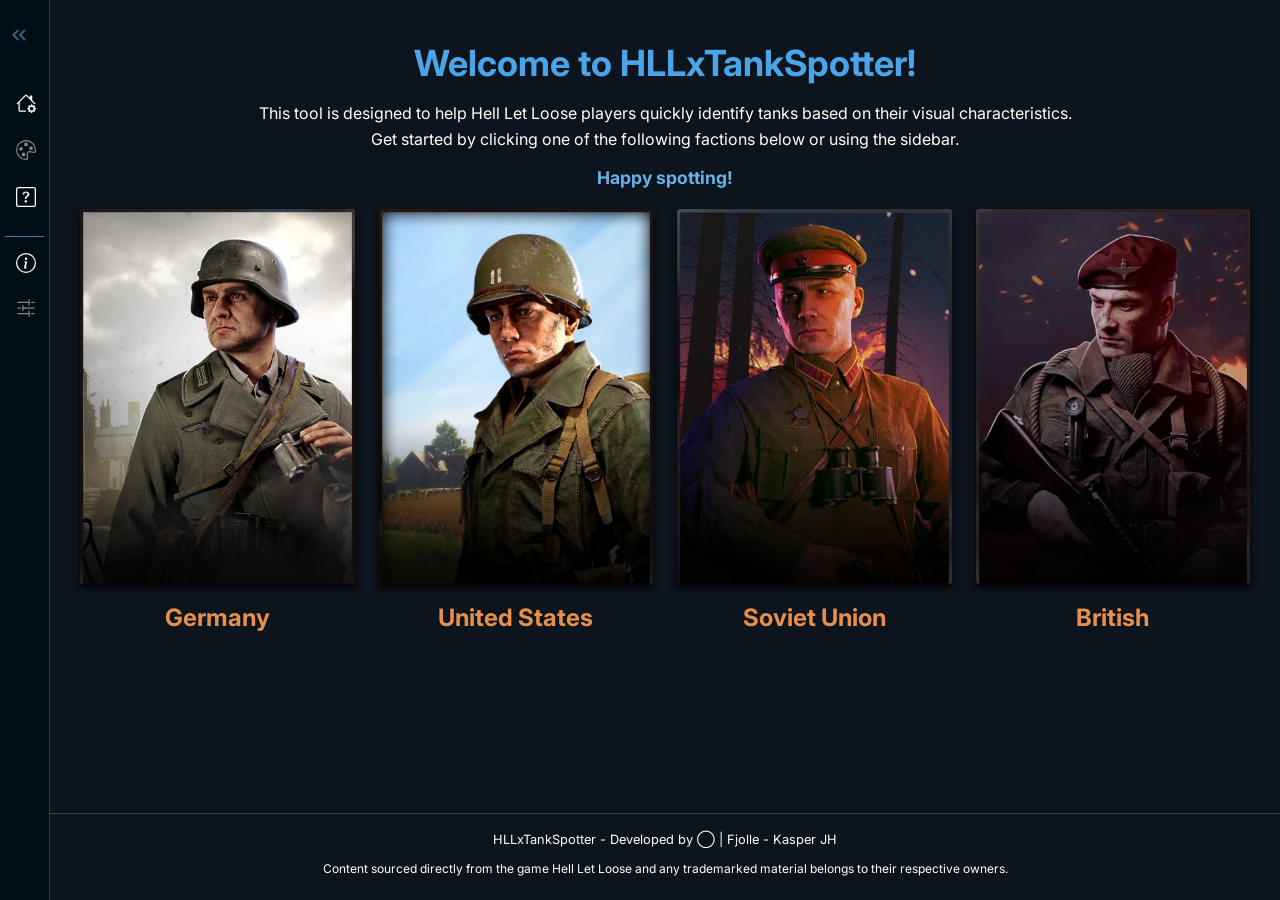
<file: index.html>
<!DOCTYPE html>
<html lang="en">
<head>
  <meta charset="UTF-8" />
  <meta name="Hell Let Loose" content="Hell Let Loose - Visual Tank Guide">
  <meta name="Tank Recognition Tool" content="Free HLL Tool used for spotting tanks in game">
  <meta name="author" content="Kasper JH">
  <link rel="icon" type="image/png" href="images/favicon.png"/>
  <title>HLLxTankSpotter</title>
  <link rel="stylesheet" href="css/base.css">
  <link rel="stylesheet" href="css/style.css">
  <link rel="stylesheet" href="css/sidebar.css">
  <link rel="stylesheet" href="css/media.css">
  <link rel="stylesheet" href="css/help.css">
  <link rel="stylesheet" href="css/footer.css">
  <link rel="stylesheet" href="css/customization.css">
  <meta name="viewport" content="width=device-width, initial-scale=1.0">
  <!-- Google tag (gtag.js) -->
<script async src="https://www.googletagmanager.com/gtag/js?id=G-LQL52J1XCH"></script>
<script>
  window.dataLayer = window.dataLayer || [];
  function gtag(){dataLayer.push(arguments);}
  gtag('js', new Date());

  gtag('config', 'G-LQL52J1XCH');
</script>
</head>
<body>
  <nav id="sidebar" class="close">
    <ul>
      <li>
        <span class="logo" class="logo-refresh" onclick="refreshPage()">HLLxTankSpotter</span>
        <button onclick=toggleSidebar() id="toggle-btn">
          <svg xmlns="http://www.w3.org/2000/svg" height="24px" viewBox="0 -960 960 960" width="24px" class="arrow"><path d="m313-480 155 156q11 11 11.5 27.5T468-268q-11 11-28 11t-28-11L228-452q-6-6-8.5-13t-2.5-15q0-8 2.5-15t8.5-13l184-184q11-11 27.5-11.5T468-692q11 11 11 28t-11 28L313-480Zm264 0 155 156q11 11 11.5 27.5T732-268q-11 11-28 11t-28-11L492-452q-6-6-8.5-13t-2.5-15q0-8 2.5-15t8.5-13l184-184q11-11 27.5-11.5T732-692q11 11 11 28t-11 28L577-480Z"/></svg>
        </button>
      </li>
     <li>
        <button onclick=toggleSubMenu(this) class="dropdown-btn">
          <svg xmlns="http://www.w3.org/2000/svg" width="20" height="20" fill="#e8eaed" class="bi bi-house-gear" viewBox="0 0 16 16">
  <path d="M7.293 1.5a1 1 0 0 1 1.414 0L11 3.793V2.5a.5.5 0 0 1 .5-.5h1a.5.5 0 0 1 .5.5v3.293l2.354 2.353a.5.5 0 0 1-.708.708L8 2.207l-5 5V13.5a.5.5 0 0 0 .5.5h4a.5.5 0 0 1 0 1h-4A1.5 1.5 0 0 1 2 13.5V8.207l-.646.647a.5.5 0 1 1-.708-.708z"/>
  <path d="M11.886 9.46c.18-.613 1.048-.613 1.229 0l.043.148a.64.64 0 0 0 .921.382l.136-.074c.561-.306 1.175.308.87.869l-.075.136a.64.64 0 0 0 .382.92l.149.045c.612.18.612 1.048 0 1.229l-.15.043a.64.64 0 0 0-.38.921l.074.136c.305.561-.309 1.175-.87.87l-.136-.075a.64.64 0 0 0-.92.382l-.045.149c-.18.612-1.048.612-1.229 0l-.043-.15a.64.64 0 0 0-.921-.38l-.136.074c-.561.305-1.175-.309-.87-.87l.075-.136a.64.64 0 0 0-.382-.92l-.148-.044c-.613-.181-.613-1.049 0-1.23l.148-.043a.64.64 0 0 0 .382-.921l-.074-.136c-.306-.561.308-1.175.869-.87l.136.075a.64.64 0 0 0 .92-.382zM14 12.5a1.5 1.5 0 1 0-3 0 1.5 1.5 0 0 0 3 0"/>
</svg>
          <span>Faction</span>
          <svg xmlns="http://www.w3.org/2000/svg" height="24px" viewBox="0 -960 960 960" width="24px" class="arrow"><path d="M480-361q-8 0-15-2.5t-13-8.5L268-556q-11-11-11-28t11-28q11-11 28-11t28 11l156 156 156-156q11-11 28-11t28 11q11 11 11 28t-11 28L508-372q-6 6-13 8.5t-15 2.5Z"/></svg>
        </button>
        <ul class="sub-menu">
      <div class="faction-select-group">
        <li><a href="#" onclick="event.preventDefault(); updateVariations(1)">Germany</a></li>
        <li><a href="#" onclick="event.preventDefault(); updateVariations(2)">United States</a></li>
        <li><a href="#" onclick="event.preventDefault(); updateVariations(3)">Soviet Union</a></li>
        <li><a href="#" onclick="event.preventDefault(); updateVariations(4)">British</a></li>
      </div>
        </ul>
      </li>
      <li>
        <button onclick=toggleSubMenu(this) class="dropdown-btn" id="variation">
           <svg xmlns="http://www.w3.org/2000/svg" width="20" height="20" fill="#e8eaed" class="bi bi-house-gear" viewBox="0 0 16 16">
  <path d="M8 5a1.5 1.5 0 1 0 0-3 1.5 1.5 0 0 0 0 3m4 3a1.5 1.5 0 1 0 0-3 1.5 1.5 0 0 0 0 3M5.5 7a1.5 1.5 0 1 1-3 0 1.5 1.5 0 0 1 3 0m.5 6a1.5 1.5 0 1 0 0-3 1.5 1.5 0 0 0 0 3"/>
  <path d="M16 8c0 3.15-1.866 2.585-3.567 2.07C11.42 9.763 10.465 9.473 10 10c-.603.683-.475 1.819-.351 2.92C9.826 14.495 9.996 16 8 16a8 8 0 1 1 8-8m-8 7c.611 0 .654-.171.655-.176.078-.146.124-.464.07-1.119-.014-.168-.037-.37-.061-.591-.052-.464-.112-1.005-.118-1.462-.01-.707.083-1.61.704-2.314.369-.417.845-.578 1.272-.618.404-.038.812.026 1.16.104.343.077.702.186 1.025.284l.028.008c.346.105.658.199.953.266.653.148.904.083.991.024C14.717 9.38 15 9.161 15 8a7 7 0 1 0-7 7"/>
</svg>
          <span>Variation</span>
          <svg xmlns="http://www.w3.org/2000/svg" height="24px" viewBox="0 -960 960 960" width="24px" class="arrow"><path d="M480-361q-8 0-15-2.5t-13-8.5L268-556q-11-11-11-28t11-28q11-11 28-11t28 11l156 156 156-156q11-11 28-11t28 11q11 11 11 28t-11 28L508-372q-6 6-13 8.5t-15 2.5Z"/></svg>
        </button>
        <ul class="sub-menu">
          <div class="variation-row">
        <div class="variation-select-group">
          <div id="variation-buttons"></div>
        </div>
        </ul>
      </li>
      <li>
        <button onclick=toggleSubMenu(this) class="dropdown-btn">
           <svg xmlns="http://www.w3.org/2000/svg" width="20" height="20" fill="#e8eaed" class="bi bi-house-gear" viewBox="0 0 16 16"><path d="M14 1a1 1 0 0 1 1 1v12a1 1 0 0 1-1 1H2a1 1 0 0 1-1-1V2a1 1 0 0 1 1-1zM2 0a2 2 0 0 0-2 2v12a2 2 0 0 0 2 2h12a2 2 0 0 0 2-2V2a2 2 0 0 0-2-2z"/>
  <path d="M5.255 5.786a.237.237 0 0 0 .241.247h.825c.138 0 .248-.113.266-.25.09-.656.54-1.134 1.342-1.134.686 0 1.314.343 1.314 1.168 0 .635-.374.927-.965 1.371-.673.489-1.206 1.06-1.168 1.987l.003.217a.25.25 0 0 0 .25.246h.811a.25.25 0 0 0 .25-.25v-.105c0-.718.273-.927 1.01-1.486.609-.463 1.244-.977 1.244-2.056 0-1.511-1.276-2.241-2.673-2.241-1.267 0-2.655.59-2.75 2.286m1.557 5.763c0 .533.425.927 1.01.927.609 0 1.028-.394 1.028-.927 0-.552-.42-.94-1.029-.94-.584 0-1.009.388-1.009.94"/>
</svg>
          <span>Map Selector</span>
          <svg xmlns="http://www.w3.org/2000/svg" height="24px" viewBox="0 -960 960 960" width="24px" class="arrow"><path d="M480-361q-8 0-15-2.5t-13-8.5L268-556q-11-11-11-28t11-28q11-11 28-11t28 11l156 156 156-156q11-11 28-11t28 11q11 11 11 28t-11 28L508-372q-6 6-13 8.5t-15 2.5Z"/></svg>
        </button>
        <ul class="sub-menu">
         <div class="section map-selector">
        <select id="map-select">
          <option value="">— Choose a map —</option>
          <option>Carentan</option>
          <option>Driel</option>
          <option>El Alamein</option>
          <option>Elsenborn Ridge</option>
          <option>Foy</option>
          <option>Hill 400</option>
          <option>Hürtgen Forest</option>
          <option>Kharkov</option>
          <option>Kursk</option>
          <option>Mortain</option>
          <option>Omaha Beach</option>
          <option>Purple Heart Lane</option>
          <option>Remagen</option>
          <option>Sainte-Marie-du-Mont</option>
          <option>Sainte-Mère-Église</option>
          <option>Stalingrad</option>
          <option>Smolensk</option>
          <option>Tobruk</option>
          <option>Utah Beach</option>
        </select>
        <div id="map-result" class="map-result">
        </div>
      </div>
        </ul>
      </li>
      <li>
        <hr class="line-sidebar">
  <button id="openHelp" class="dropdown-btn">
 <svg xmlns="http://www.w3.org/2000/svg" width="20" height="20" fill="#e8eaed" class="bi bi-house-gear" viewBox="0 0 16 16">
  <path d="M8 15A7 7 0 1 1 8 1a7 7 0 0 1 0 14m0 1A8 8 0 1 0 8 0a8 8 0 0 0 0 16"/>
  <path d="m8.93 6.588-2.29.287-.082.38.45.083c.294.07.352.176.288.469l-.738 3.468c-.194.897.105 1.319.808 1.319.545 0 1.178-.252 1.465-.598l.088-.416c-.2.176-.492.246-.686.246-.275 0-.375-.193-.304-.533zM9 4.5a1 1 0 1 1-2 0 1 1 0 0 1 2 0"/>
</svg>
    <span>Need Help?</span>
      </button> 
      </li>
      <li>
  <button onclick=toggleSubMenu(this) class="dropdown-btn" id="customization">
 <svg xmlns="http://www.w3.org/2000/svg" width="20" height="20" fill="currentColor" class="bi bi-sliders2" viewBox="0 0 16 16">
  <path fill-rule="evenodd" d="M10.5 1a.5.5 0 0 1 .5.5v4a.5.5 0 0 1-1 0V4H1.5a.5.5 0 0 1 0-1H10V1.5a.5.5 0 0 1 .5-.5M12 3.5a.5.5 0 0 1 .5-.5h2a.5.5 0 0 1 0 1h-2a.5.5 0 0 1-.5-.5m-6.5 2A.5.5 0 0 1 6 6v1.5h8.5a.5.5 0 0 1 0 1H6V10a.5.5 0 0 1-1 0V6a.5.5 0 0 1 .5-.5M1 8a.5.5 0 0 1 .5-.5h2a.5.5 0 0 1 0 1h-2A.5.5 0 0 1 1 8m9.5 2a.5.5 0 0 1 .5.5v4a.5.5 0 0 1-1 0V13H1.5a.5.5 0 0 1 0-1H10v-1.5a.5.5 0 0 1 .5-.5m1.5 2.5a.5.5 0 0 1 .5-.5h2a.5.5 0 0 1 0 1h-2a.5.5 0 0 1-.5-.5"/>
</svg>
    <span>Customization</span>
  <svg xmlns="http://www.w3.org/2000/svg" height="24px" viewBox="0 -960 960 960" width="24px" class="arrow"><path d="M480-361q-8 0-15-2.5t-13-8.5L268-556q-11-11-11-28t11-28q11-11 28-11t28 11l156 156 156-156q11-11 28-11t28 11q11 11 11 28t-11 28L508-372q-6 6-13 8.5t-15 2.5Z"/></svg>
  </button>
    <ul class="sub-menu">
          <div class="customization">
            <p>Hide Tanks:</p>
              <form>
                  <input type="checkbox" name="check1" value="SPA">
                <label for="check1"> SPA</label><br>
                  <input type="checkbox" name="check2" value="Recon">
                <label for="check2"> Recon</label><br>
                  <input type="checkbox" name="check3" value="Light">
                <label for="check3"> Light</label><br>
                  <input type="checkbox" name="check4" value="Medium">
                <label for="check4"> Medium</label><br>
                  <input type="checkbox" name="check5" value="Heavy">
                <label for="check5"> Heavy</label><br>
              </form>
              <p>Hide Information:</p>
              <form>
                  <input type="checkbox" name="check6" value="Details">
                <label for="check6"> Details</label><br>
                  <input type="checkbox" name="check7" value="Type">
                <label for="check7"> Type</label><br>
                  <input type="checkbox" name="check8" value="Callsign">
                <label for="check8"> Callsign</label><br>
                  <input type="checkbox" name="check9" value="Title">
                <label for="check9"> Title</label><br>
              </form>
        </div>
        </ul>
      </li>
  </nav>
 <main>
  <div id="image-container">

  <div id="welcome-card" class="welcome-card">
    <h2>Welcome to HLLxTankSpotter!</h2>
      <p>This tool is designed to help Hell Let Loose players quickly identify tanks based on their visual characteristics.</p>
      <p>Get started by clicking one of the following factions below or using the sidebar.</p>
      <p class="welcome-happy">Happy spotting!</p>
      <div id="welcome-block" class="welcome-block">
    <div class="welcome-card2">
      <img src="images/AXIS.banner.jpg" onClick="updateVariations(1)" id="imgWelcome">
      <h3>Germany</h3>
    </div>
    <div class="welcome-card2">
      <img src="images/US.banner.jpg" onClick="updateVariations(2)" id="imgWelcome">
      <h3>United States</h3>
    </div>
    <div class="welcome-card2">
      <img src="images/SOVIET.banner.jpg" onClick="updateVariations(3)" id="imgWelcome">
      <h3>Soviet Union</h3>
    </div>
    <div class="welcome-card2">
      <img src="images/BRITISH.banner.jpg" onClick="updateVariations(4)" id="imgWelcome">
      <h3>British</h3>
      </div>
    </div>
  </div>

 <!-- German -->
  <div id="german-army-block" class="image-block">
  <div class="tank-card">
    <p class="tank-name">Sturmpanzer IV Brummbär</p>
    <img src="images/g1.jpg" onClick="imageClass(this)" id="imgFS">
      <p class="tank-type" id="tank-stuff">Type: SPA</p>
      <p class="tank-callsign" id="tank-stuff">Callsign: SPA</p>
      <hr class="tank-line" />
      <p class="small" id="details"><strong>Details:</strong> Short barrel, high side-armour outside of tracks </p>
  </div>
  <div class="tank-card">
    <p class="tank-name">Armored PUMA Scout</p>
    <img src="images/g2.jpg" onClick="imageClass(this)" id="imgFS">
      <p class="tank-type" id="tank-stuff">Type: Recon</p>
      <p class="tank-callsign" id="tank-stuff">Callsign: Puma</p>
      <hr class="tank-line" />
      <p class="small" id="details"><strong>Details:</strong> Wheels instead of tracks </p>
  </div>
  <div class="tank-card">
    <p class="tank-name">Panzer II Luchs</p>
    <img src="images/g3.jpg" onClick="imageClass(this)" id="imgFS">
      <p class="tank-type" id="tank-stuff">Type: Light</p>
      <p class="tank-callsign" id="tank-stuff">Callsign: Luchs</p>
      <hr class="tank-line" />
      <p class="small" id="details"><strong>Details:</strong> Small body, fast driving speed, small barrel, big antenna, blood in front</p>
  </div>
  <div class="tank-card">
    <p class="tank-name">Panzer IV</p>
    <img src="images/g4.jpg" onClick="imageClass(this)" id="imgFS">
      <p class="tank-type" id="tank-stuff">Type: Medium</p>
      <p class="tank-callsign" id="tank-stuff">Callsign: P4</p>
      <hr class="tank-line" />
      <p class="small" id="details"><strong>Details:</strong> Green & yellow simple camouflage, “413” on side, plus symbol on front sides </p>
  </div>
    <div class="tank-card">
    <p class="tank-name">Panzer V Panther</p>
    <img src="images/g5.jpg" onClick="imageClass(this)" id="imgFS">
      <p class="tank-type" id="tank-stuff">Type: Heavy</p>
      <p class="tank-callsign" id="tank-stuff">Callsign: Panther</p>
      <hr class="tank-line" />
      <p class="small" id="details"><strong>Details:</strong> Yellow, green & red rough camouflage, “801” on side, half-covered tracks, sloped front</p>
  </div>
<div class="tank-card">
    <p class="tank-name">Tiger 1</p>
    <img src="images/g6.jpg" onClick="imageClass(this)" id="imgFS">
      <p class="tank-type" id="tank-stuff">Type: Heavy</p>
      <p class="tank-callsign" id="tank-stuff">Callsign: Tiger</p>
      <hr class="tank-line" />
      <p class="small" id="details"><strong>Details:</strong> Yellow, green and brown striped camouflage, “219” on turret, “Anita” on front, squared body</p>
  </div>
  </div>

  <div id="german-winter-block" class="image-block">
  <div class="tank-card">
    <p class="tank-name">Sturmpanzer IV Brummbär</p>
    <img src="images/gw1.jpg" onClick="imageClass(this)" id="imgFS">
      <p class="tank-type" id="tank-stuff">Type: SPA</p>
      <p class="tank-callsign" id="tank-stuff">Callsign: SPA</p>
      <hr class="tank-line" />
      <p class="small" id="details"><strong>Details:</strong> Short barrel, high side-armour outside of tracks </p>
  </div>
      <div class="tank-card">
    <p class="tank-name">Armored PUMA Scout</p>
    <img src="images/gw2.jpg" onClick="imageClass(this)" id="imgFS">
      <p class="tank-type" id="tank-stuff">Type: Recon</p>
      <p class="tank-callsign" id="tank-stuff">Callsign: Puma</p>
      <hr class="tank-line" />
      <p class="small" id="details"><strong>Details:</strong> Wheels instead of tracks </p>
  </div>
  <div class="tank-card">
    <p class="tank-name">Panzer II Luchs</p>
    <img src="images/gw3.jpg" onClick="imageClass(this)" id="imgFS">
      <p class="tank-type" id="tank-stuff">Type: Light</p>
      <p class="tank-callsign" id="tank-stuff">Callsign: Luchs</p>
      <hr class="tank-line" />
      <p class="small" id="details"><strong>Details:</strong> Small body, fast driving speed, small barrel, big antenna, blood in front</p>
  </div>
  <div class="tank-card">
    <p class="tank-name">Panzer IV</p>
    <img src="images/gw4.jpg" onClick="imageClass(this)" id="imgFS">
      <p class="tank-type" id="tank-stuff">Type: Medium</p>
      <p class="tank-callsign" id="tank-stuff">Callsign: P4</p>
      <hr class="tank-line" />
      <p class="small" id="details"><strong>Details:</strong> Small wheels in tracks, “413” on side, plus symbol on front sides </p>
  </div>
    <div class="tank-card">
    <p class="tank-name">Panzer V Panther</p>
    <img src="images/gw5.jpg" onClick="imageClass(this)" id="imgFS">
      <p class="tank-type" id="tank-stuff">Type: Heavy</p>
      <p class="tank-callsign" id="tank-stuff">Callsign: Panther</p>
      <hr class="tank-line" />
      <p class="small" id="details"><strong>Details:</strong> “801” on side, half-covered tracks, sloped front</p>
  </div>
<div class="tank-card">
    <p class="tank-name">Tiger 1</p>
    <img src="images/gw6.jpg" onClick="imageClass(this)" id="imgFS">
      <p class="tank-type" id="tank-stuff">Type: Heavy</p>
      <p class="tank-callsign" id="tank-stuff">Callsign: Tiger</p>
      <hr class="tank-line" />
      <p class="small" id="details"><strong>Details:</strong> “219” on turret, squared body, spikes on the back of the turret</p>
  </div>
  </div>
    
  <div id="german-africa-block" class="image-block">
  <div class="tank-card">
    <p class="tank-name">Panzer III Ausf.N</p>
    <img src="images/ga1.jpg" onClick="imageClass(this)" id="imgFS">
      <p class="tank-type" id="tank-stuff">Type: SPA</p>
      <p class="tank-callsign" id="tank-stuff">Callsign: SPA</p>
      <hr class="tank-line" />
      <p class="small" id="details"><strong>Details:</strong> Short barrel, “142” on side, plus symbol on front sides </p>
  </div>
  <div class="tank-card">
    <p class="tank-name">Armored PUMA Scout</p>
    <img src="images/ga2.jpg" onClick="imageClass(this)" id="imgFS">
      <p class="tank-type" id="tank-stuff">Type: Recon</p>
      <p class="tank-callsign" id="tank-stuff">Callsign: Puma</p>
      <hr class="tank-line" />
      <p class="small" id="details"><strong>Details:</strong> Wheels instead of tracks </p>
  </div>
  <div class="tank-card">
    <p class="tank-name">Panzer II Luchs</p>
    <img src="images/ga3.jpg" onClick="imageClass(this)" id="imgFS">
      <p class="tank-type" id="tank-stuff">Type: Light</p>
      <p class="tank-callsign" id="tank-stuff">Callsign: Luchs</p>
      <hr class="tank-line" />
      <p class="small" id="details"><strong>Details:</strong> Small body, fast driving speed, small barrel, big antenna, blood in front</p>
  </div>
  <div class="tank-card">
    <p class="tank-name">Panzer IV</p>
    <img src="images/ga4.jpg" onClick="imageClass(this)" id="imgFS">
      <p class="tank-type" id="tank-stuff">Type: Medium</p>
      <p class="tank-callsign" id="tank-stuff">Callsign: P4</p>
      <hr class="tank-line" />
      <p class="small" id="details"><strong>Details:</strong> Small wheels in tracks, “413” on side, plus sign on front sides </p>
  </div>
<div class="tank-card">
    <p class="tank-name">Tiger 1</p>
    <img src="images/ga5.jpg" onClick="imageClass(this)" id="imgFS">
      <p class="tank-type" id="tank-stuff">Type: Heavy</p>
      <p class="tank-callsign" id="tank-stuff">Callsign: Tiger</p>
      <hr class="tank-line" />
      <p class="small" id="details"><strong>Details:</strong> “219” on turret, squared body </p>
  </div>
  </div>
    
  <!-- US -->
  <div id="us-army-block" class="image-block">
  <div class="tank-card">
    <p class="tank-name">Sherman M4A3 105</p>
    <img src="images/us1.jpg" onClick="imageClass(this)" id="imgFS">
      <p class="tank-type" id="tank-stuff">Type: SPA</p>
      <p class="tank-callsign" id="tank-stuff">Callsign: SPA</p>
      <hr class="tank-line" />
      <p class="small" id="details"><strong>Details:</strong> Short barrel, blue stripes, star on front </p>
  </div>
  <div class="tank-card">
    <p class="tank-name">M8 Greyhound</p>
    <img src="images/us2.jpg" onClick="imageClass(this)" id="imgFS">
      <p class="tank-type" id="tank-stuff">Type: Recon</p>
      <p class="tank-callsign" id="tank-stuff">Callsign: Greyhound</p>
      <hr class="tank-line" />
      <p class="small" id="details"><strong>Details:</strong> Wheels instead of tracks </p>
  </div>
  <div class="tank-card">
    <p class="tank-name">M3 Stuart</p>
    <img src="images/us3.jpg" onClick="imageClass(this)" id="imgFS">
      <p class="tank-type" id="tank-stuff">Type: Light</p>
      <p class="tank-callsign" id="tank-stuff">Callsign: Stuart</p>
      <hr class="tank-line" />
      <p class="small" id="details"><strong>Details:</strong> Small body, fast driving speed, small barrel, woman on side, star on front</p>
  </div>
  <div class="tank-card">
    <p class="tank-name">M4 Sherman</p>
    <img src="images/us4.jpg" onClick="imageClass(this)" id="imgFS">
      <p class="tank-type" id="tank-stuff">Type: Medium</p>
      <p class="tank-callsign" id="tank-stuff">Callsign: M4</p>
      <hr class="tank-line" />
      <p class="small" id="details"><strong>Details:</strong> Star symbol in a circle on front, star symbol on sides, medium barrel with “Hades” written on it </p>
  </div>
    <div class="tank-card">
    <p class="tank-name">Sherman Jumbo 75mm</p>
    <img src="images/us5.jpg" onClick="imageClass(this)" id="imgFS">
      <p class="tank-type" id="tank-stuff">Type: Heavy</p>
      <p class="tank-callsign" id="tank-stuff">Callsign: 75</p>
      <hr class="tank-line" />
      <p class="small" id="details"><strong>Details:</strong> Bags on the sides & behind the turret, box on front, medium barrel, no star symbol </p>
  </div>
<div class="tank-card">
    <p class="tank-name">Sherman Jumbo 76mm</p>
    <img src="images/us6.jpg" onClick="imageClass(this)" id="imgFS">
      <p class="tank-type" id="tank-stuff">Type: Heavy</p>
      <p class="tank-callsign" id="tank-stuff">Callsign: 76</p>
      <hr class="tank-line" />
      <p class="small" id="details"><strong>Details:</strong> Bags on the sides & behind the turret, box on front, star symbol in front and sides of turret, long barrel</p>
  </div>
  </div>
    
    <div id="us-winter-block" class="image-block">
  <div class="tank-card">
    <p class="tank-name">Sherman M4A3 105</p>
    <img src="images/uw1.jpg" onClick="imageClass(this)" id="imgFS">
      <p class="tank-type" id="tank-stuff">Type: SPA</p>
      <p class="tank-callsign" id="tank-stuff">Callsign: SPA</p>
      <hr class="tank-line" />
      <p class="small" id="details"><strong>Details:</strong> Short barrel, star on front </p>
  </div>
  <div class="tank-card">
    <p class="tank-name">M8 Greyhound</p>
    <img src="images/uw2.jpg" onClick="imageClass(this)" id="imgFS">
      <p class="tank-type" id="tank-stuff">Type: Recon</p>
      <p class="tank-callsign" id="tank-stuff">Callsign: Greyhound</p>
      <hr class="tank-line" />
      <p class="small" id="details"><strong>Details:</strong> Wheels instead of tracks </p>
  </div>
  <div class="tank-card">
    <p class="tank-name">M3 Stuart</p>
    <img src="images/uw3.jpg" onClick="imageClass(this)" id="imgFS">
      <p class="tank-type" id="tank-stuff">Type: Light</p>
      <p class="tank-callsign" id="tank-stuff">Callsign: Stuart</p>
      <hr class="tank-line" />
      <p class="small" id="details"><strong>Details:</strong> Small body, fast driving speed, small barrel, woman on side, star on front</p>
  </div>
  <div class="tank-card">
    <p class="tank-name">M4 Sherman</p>
    <img src="images/uw4.jpg" onClick="imageClass(this)" id="imgFS">
      <p class="tank-type" id="tank-stuff">Type: Medium</p>
      <p class="tank-callsign" id="tank-stuff">Callsign: M4</p>
      <hr class="tank-line" />
      <p class="small" id="details"><strong>Details:</strong> Star symbol in a circle on front, star symbol on sides, medium barrel with “Hades” written on it </p>
  </div>
    <div class="tank-card">
    <p class="tank-name">Sherman Jumbo 75mm</p>
    <img src="images/uw5.jpg" onClick="imageClass(this)" id="imgFS">
      <p class="tank-type" id="tank-stuff">Type: Heavy</p>
      <p class="tank-callsign" id="tank-stuff">Callsign: 75</p>
      <hr class="tank-line" />
      <p class="small" id="details"><strong>Details:</strong> Bags on the sides & behind the turret, box on front, medium barrel, no star symbol </p>
  </div>
<div class="tank-card">
    <p class="tank-name">Sherman Jumbo 76mm</p>
    <img src="images/uw6.jpg" onClick="imageClass(this)" id="imgFS">
      <p class="tank-type" id="tank-stuff">Type: Heavy</p>
      <p class="tank-callsign" id="tank-stuff">Callsign: 76</p>
      <hr class="tank-line" />
      <p class="small" id="details"><strong>Details:</strong> Bags on the sides & behind the turret, box on front, star symbol in front and sides of turret, long barrel</p>
  </div>
  </div>
    
      <!-- SOVIET -->
  <div id="soviet-army-block" class="image-block">
  <div class="tank-card">
    <p class="tank-name">KV-2</p>
    <img src="images/s1.jpg" onClick="imageClass(this)" id="imgFS">
      <p class="tank-type" id="tank-stuff">Type: SPA</p>
      <p class="tank-callsign" id="tank-stuff">Callsign: SPA</p>
      <hr class="tank-line" />
      <p class="small" id="details"><strong>Details:</strong> short barrel, squared turret </p>
  </div>
  <div class="tank-card">
    <p class="tank-name">Armored BA-10M Scout</p>
    <img src="images/s2.jpg" onClick="imageClass(this)" id="imgFS">
      <p class="tank-type" id="tank-stuff">Type: Recon</p>
      <p class="tank-callsign" id="tank-stuff">Callsign: Recon</p>
      <hr class="tank-line" />
      <p class="small" id="details"><strong>Details:</strong> Wheels instead of tracks </p>
  </div>
  <div class="tank-card">
    <p class="tank-name">T-70</p>
    <img src="images/s3.jpg" onClick="imageClass(this)" id="imgFS">
      <p class="tank-type" id="tank-stuff">Type: Light</p>
      <p class="tank-callsign" id="tank-stuff">Callsign: T-70</p>
      <hr class="tank-line" />
      <p class="small" id="details"><strong>Details:</strong> Small body, fast driving speed, small barrel, hard edges </p>
  </div>
  <div class="tank-card">
    <p class="tank-name">T-34</p>
    <img src="images/s4.jpg" onClick="imageClass(this)" id="imgFS">
      <p class="tank-type" id="tank-stuff">Type: Medium</p>
      <p class="tank-callsign" id="tank-stuff">Callsign: T-34</p>
      <hr class="tank-line" />
      <p class="small" id="details"><strong>Details:</strong> Boxes on side, white text and small red star on turret, narrow turret, medium barrel </p>
  </div>
    <div class="tank-card">
    <p class="tank-name">IS-1 Iosef Stalin</p>
    <img src="images/s5.jpg" onClick="imageClass(this)" id="imgFS">
      <p class="tank-type" id="tank-stuff">Type: Heavy</p>
      <p class="tank-callsign" id="tank-stuff">Callsign: IS-1</p>
      <hr class="tank-line" />
      <p class="small" id="details"><strong>Details:</strong> Boxes & cylinders on side, red star on turret, long barrel, broad turret </p>
  </div>
  </div>
    
  <div id="soviet-winter-block" class="image-block">
  <div class="tank-card">
    <p class="tank-name">KV-2</p>
    <img src="images/sw1.jpg" onClick="imageClass(this)" id="imgFS">
      <p class="tank-type" id="tank-stuff">Type: SPA</p>
      <p class="tank-callsign" id="tank-stuff">Callsign: SPA</p>
      <hr class="tank-line" />
      <p class="small" id="details"><strong>Details:</strong> short barrel, squared turret </p>
  </div>
  <div class="tank-card">
    <p class="tank-name">Armored BA-10M Scout</p>
    <img src="images/sw2.jpg" onClick="imageClass(this)" id="imgFS">
      <p class="tank-type" id="tank-stuff">Type: Recon</p>
      <p class="tank-callsign" id="tank-stuff">Callsign: Recon</p>
      <hr class="tank-line" />
      <p class="small" id="details"><strong>Details:</strong> Wheels instead of tracks </p>
  </div>
  <div class="tank-card">
    <p class="tank-name">T-70</p>
    <img src="images/sw3.jpg" onClick="imageClass(this)" id="imgFS">
      <p class="tank-type" id="tank-stuff">Type: Light</p>
      <p class="tank-callsign" id="tank-stuff">Callsign: T-70</p>
      <hr class="tank-line" />
      <p class="small" id="details"><strong>Details:</strong> Small body, fast driving speed, small barrel, hard edges </p>
  </div>
  <div class="tank-card">
    <p class="tank-name">T-34</p>
    <img src="images/sw4.jpg" onClick="imageClass(this)" id="imgFS">
      <p class="tank-type" id="tank-stuff">Type: Medium</p>
      <p class="tank-callsign" id="tank-stuff">Callsign: T-34</p>
      <hr class="tank-line" />
      <p class="small" id="details"><strong>Details:</strong> Boxes on side, white text and small red star on turret, narrow turret, medium barrel </p>
  </div>
    <div class="tank-card">
    <p class="tank-name">IS-1 Iosef Stalin</p>
    <img src="images/sw5.jpg" onClick="imageClass(this)" id="imgFS">
      <p class="tank-type" id="tank-stuff">Type: Heavy</p>
      <p class="tank-callsign" id="tank-stuff">Callsign: IS-1</p>
      <hr class="tank-line" />
      <p class="small" id="details"><strong>Details:</strong> Boxes & cylinders on side, red star on turret, long barrel, broad turret </p>
  </div>
  </div>
    
      <!-- BRITISH -->
  <div id="british-army-block" class="image-block">
  <div class="tank-card">
    <p class="tank-name">Churchill Mk III A.V.R.E.</p>
    <img src="images/b1.jpg" onClick="imageClass(this)" id="imgFS">
      <p class="tank-type" id="tank-stuff">Type: SPA</p>
      <p class="tank-callsign" id="tank-stuff">Callsign: SPA</p>
      <hr class="tank-line" />
      <p class="small" id="details"><strong>Details:</strong> Short cylinder barrel, flat yellow muzzle </p>
  </div>
  <div class="tank-card">
    <p class="tank-name">Daimler Armoured Scout</p>
    <img src="images/b2.jpg" onClick="imageClass(this)" id="imgFS">
      <p class="tank-type" id="tank-stuff">Type: Recon</p>
      <p class="tank-callsign" id="tank-stuff">Callsign: Daimler</p>
      <hr class="tank-line" />
      <p class="small" id="details"><strong>Details:</strong> Wheels instead of tracks </p>
  </div>
  <div class="tank-card">
    <p class="tank-name">Tetrarch</p>
    <img src="images/b3.jpg" onClick="imageClass(this)" id="imgFS">
      <p class="tank-type" id="tank-stuff">Type: Light</p>
      <p class="tank-callsign" id="tank-stuff">Callsign: Tetrarch</p>
      <hr class="tank-line" />
      <p class="small" id="details"><strong>Details:</strong> Small body, fast driving speed, small barrel </p>
  </div>
  <div class="tank-card">
    <p class="tank-name">Cromwell Mk. IV</p>
    <img src="images/b4.jpg" onClick="imageClass(this)" id="imgFS">
      <p class="tank-type" id="tank-stuff">Type: Medium</p>
      <p class="tank-callsign" id="tank-stuff">Callsign: Cromwell</p>
      <hr class="tank-line" />
      <p class="small" id="details"><strong>Details:</strong> Dark exterior, medium length barrel. Icons: White triangle, "45" on green/blue sign </p>
  </div>
    <div class="tank-card">
    <p class="tank-name">Churchill Mk. VII</p>
    <img src="images/b5.jpg" onClick="imageClass(this)" id="imgFS">
      <p class="tank-type" id="tank-stuff">Type: Heavy</p>
      <p class="tank-callsign" id="tank-stuff">Callsign: Churchill</p>
      <hr class="tank-line" />
      <p class="small" id="details"><strong>Details:</strong> Unique shape, short barrel, small wheels </p>
  </div>
    <div class="tank-card">
    <p class="tank-name">Sherman Firefly</p>
    <img src="images/b6.jpg" onClick="imageClass(this)" id="imgFS">
      <p class="tank-type" id="tank-stuff">Type: Heavy</p>
      <p class="tank-callsign" id="tank-stuff">Callsign: Sherman</p>
      <hr class="tank-line" />
      <p class="small" id="details"><strong>Details:</strong> Tall sloped shape, “13” on the side </p>
  </div>
  </div>
    
  <div id="british-eighth-block" class="image-block">
  <div class="tank-card">
    <p class="tank-name">Bishop SP 25pdr</p>
    <img src="images/be1.jpg" onClick="imageClass(this)" id="imgFS">
      <p class="tank-type" id="tank-stuff">Type: SPA</p>
      <p class="tank-callsign" id="tank-stuff">Callsign: SPA</p>
      <hr class="tank-line" />
      <p class="small" id="details"><strong>Details:</strong> Short barrel, squared turret </p>
  </div>
  <div class="tank-card">
    <p class="tank-name">Daimler Armoured Scout</p>
    <img src="images/be2.jpg" onClick="imageClass(this)" id="imgFS">
      <p class="tank-type" id="tank-stuff">Type: Recon</p>
      <p class="tank-callsign" id="tank-stuff">Callsign: Daimler</p>
      <hr class="tank-line" />
      <p class="small" id="details"><strong>Details:</strong> Wheels instead of tracks </p>
  </div>
  <div class="tank-card">
    <p class="tank-name">M3 Stuart</p>
    <img src="images/be3.jpg" onClick="imageClass(this)" id="imgFS">
      <p class="tank-type" id="tank-stuff">Type: Light</p>
      <p class="tank-callsign" id="tank-stuff">Callsign: Stuart</p>
      <hr class="tank-line" />
      <p class="small" id="details"><strong>Details:</strong> Small body, fast driving speed, small barrel, blue color </p>
  </div>
  <div class="tank-card">
    <p class="tank-name">Crusader Mk. III</p>
    <img src="images/be4.jpg" onClick="imageClass(this)" id="imgFS">
      <p class="tank-type" id="tank-stuff">Type: Medium</p>
      <p class="tank-callsign" id="tank-stuff">Callsign: Crusader</p>
      <hr class="tank-line" />
      <p class="small" id="details"><strong>Details:</strong> Sharp edges, blue color, medium barrel </p>
  </div>
    <div class="tank-card">
    <p class="tank-name">Churchill Mk. VII</p>
    <img src="images/be5.jpg" onClick="imageClass(this)" id="imgFS">
      <p class="tank-type" id="tank-stuff">Type: Heavy</p>
      <p class="tank-callsign" id="tank-stuff">Callsign: Churchill</p>
      <hr class="tank-line" />
      <p class="small" id="details"><strong>Details:</strong> Unique shape, short barrel, small wheels </p>
  </div>
  </div>
</div>
</main>

<div class="footer" id="footer">
  <div class="credit">
   <p>HLLxTankSpotter - Developed by ◯ | Fjolle - <a href="https://github.com/Kasper-JH" target="_blank"> Kasper JH</a> </p>
   <p class="small">Content sourced directly from the game Hell Let Loose and any trademarked material belongs to their respective owners.</p> 
  </div>
</div>

<div class="imgFSbox" id="imgFSbox" onClick="imageClassBox()">
</div>

<div class="help" id="help">
    <div class="help-inner">
      <hr class="help-top"/>
      <h3>How To Use HLLxTankSpotter</h3>
      <p class="help-intro-cost ">
        This tool is designed to help you quickly identify and call out tanks in Hell Let Loose based on their visual characteristics. 

      </p>
      <p class="help-description"> <strong>Type:</strong> Describes whether the tank is an SPA, Recon, Light, Medium or Heavy.</p>
      <p class="help-description"> <strong>Callsign:</strong> Commonly used name for the tank, which is often used in the leadership voicechat.</p>
      <p class="help-description"> <strong>Details:</strong> Highlights specific visual features to help you distinguish between different tank models.</p>

      <h4> <svg xmlns="http://www.w3.org/2000/svg" width="20" height="20" fill="#e8eaed" class="help-faction" viewBox="0 0 16 16">
  <path d="M7.293 1.5a1 1 0 0 1 1.414 0L11 3.793V2.5a.5.5 0 0 1 .5-.5h1a.5.5 0 0 1 .5.5v3.293l2.354 2.353a.5.5 0 0 1-.708.708L8 2.207l-5 5V13.5a.5.5 0 0 0 .5.5h4a.5.5 0 0 1 0 1h-4A1.5 1.5 0 0 1 2 13.5V8.207l-.646.647a.5.5 0 1 1-.708-.708z"/>
  <path d="M11.886 9.46c.18-.613 1.048-.613 1.229 0l.043.148a.64.64 0 0 0 .921.382l.136-.074c.561-.306 1.175.308.87.869l-.075.136a.64.64 0 0 0 .382.92l.149.045c.612.18.612 1.048 0 1.229l-.15.043a.64.64 0 0 0-.38.921l.074.136c.305.561-.309 1.175-.87.87l-.136-.075a.64.64 0 0 0-.92.382l-.045.149c-.18.612-1.048.612-1.229 0l-.043-.15a.64.64 0 0 0-.921-.38l-.136.074c-.561.305-1.175-.309-.87-.87l.075-.136a.64.64 0 0 0-.382-.92l-.148-.044c-.613-.181-.613-1.049 0-1.23l.148-.043a.64.64 0 0 0 .382-.921l-.074-.136c-.306-.561.308-1.175.869-.87l.136.075a.64.64 0 0 0 .92-.382zM14 12.5a1.5 1.5 0 1 0-3 0 1.5 1.5 0 0 0 3 0"/>
</svg>
          Faction</h4>
      <p>
        Choose the faction of your enemy (Germany, United States, Soviet Union, or British).
      </p>
    
     <h4> <svg xmlns="http://www.w3.org/2000/svg" width="20" height="20" fill="#e8eaed" class="help-faction" viewBox="0 0 16 16">
  <path d="M8 5a1.5 1.5 0 1 0 0-3 1.5 1.5 0 0 0 0 3m4 3a1.5 1.5 0 1 0 0-3 1.5 1.5 0 0 0 0 3M5.5 7a1.5 1.5 0 1 1-3 0 1.5 1.5 0 0 1 3 0m.5 6a1.5 1.5 0 1 0 0-3 1.5 1.5 0 0 0 0 3"/>
  <path d="M16 8c0 3.15-1.866 2.585-3.567 2.07C11.42 9.763 10.465 9.473 10 10c-.603.683-.475 1.819-.351 2.92C9.826 14.495 9.996 16 8 16a8 8 0 1 1 8-8m-8 7c.611 0 .654-.171.655-.176.078-.146.124-.464.07-1.119-.014-.168-.037-.37-.061-.591-.052-.464-.112-1.005-.118-1.462-.01-.707.083-1.61.704-2.314.369-.417.845-.578 1.272-.618.404-.038.812.026 1.16.104.343.077.702.186 1.025.284l.028.008c.346.105.658.199.953.266.653.148.904.083.991.024C14.717 9.38 15 9.161 15 8a7 7 0 1 0-7 7"/>
</svg>
          Variation</h4>

      <p>
        Pick the specific variation of tanks appearance you are encountering (e.g. Winter camo).
      </p>
        <h4> <svg xmlns="http://www.w3.org/2000/svg" width="20" height="20" fill="#e8eaed" class="help-faction" viewBox="0 0 16 16"><path d="M14 1a1 1 0 0 1 1 1v12a1 1 0 0 1-1 1H2a1 1 0 0 1-1-1V2a1 1 0 0 1 1-1zM2 0a2 2 0 0 0-2 2v12a2 2 0 0 0 2 2h12a2 2 0 0 0 2-2V2a2 2 0 0 0-2-2z"/>
  <path d="M5.255 5.786a.237.237 0 0 0 .241.247h.825c.138 0 .248-.113.266-.25.09-.656.54-1.134 1.342-1.134.686 0 1.314.343 1.314 1.168 0 .635-.374.927-.965 1.371-.673.489-1.206 1.06-1.168 1.987l.003.217a.25.25 0 0 0 .25.246h.811a.25.25 0 0 0 .25-.25v-.105c0-.718.273-.927 1.01-1.486.609-.463 1.244-.977 1.244-2.056 0-1.511-1.276-2.241-2.673-2.241-1.267 0-2.655.59-2.75 2.286m1.557 5.763c0 .533.425.927 1.01.927.609 0 1.028-.394 1.028-.927 0-.552-.42-.94-1.029-.94-.584 0-1.009.388-1.009.94"/>
</svg>
          Map Selector</h4>
      <p class="help-map-cost">Not sure which Faction or Variation to pick?</p>
      <p>
        Use the Map Selector to find out which factions and variations are present on the map you are playing on.
      </p>
      <button id="closeHelp" class="closeHelp">Close</button>
      <hr class="help-bottom"/>
    </div>
  </div>

  <script src="js/imgfs.js"></script>
  <script src="js/script.js"></script>
  <script src="js/map.js"></script>
  <script src="js/help.js"></script>
  <script src="js/scroll-pc.js"></script>
</body>
</html>
</file>
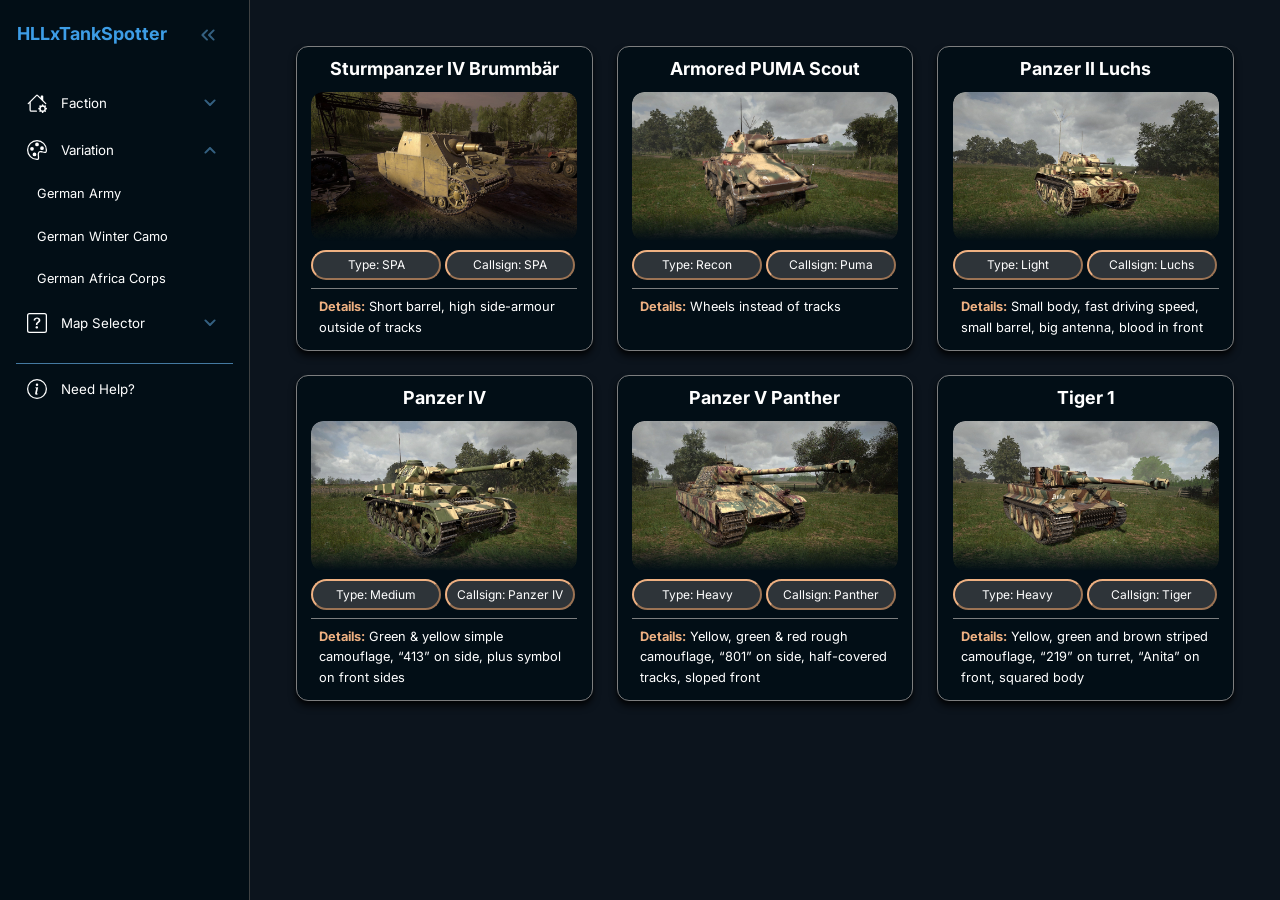
<file: HLL-Tank/index.html>
<!DOCTYPE html>
<html lang="en">
<head>
  <meta charset="UTF-8" />
  <meta name="Hell Let Loose" content="Free Visual Tank Guide">
  <meta name="Tank Recognition Tool" content="Free HLL Tool">
  <meta name="author" content="Fjolle">
  <title>HLL Tank Identifier</title>
  <link rel="stylesheet" href="css/base.css">
  <link rel="stylesheet" href="css/style.css">
  <link rel="stylesheet" href="css/sidebar.css">
  <link rel="stylesheet" href="css/media.css">
  <link rel="stylesheet" href="css/help.css">
  <meta name="viewport" content="width=device-width, initial-scale=1.0">
</head>
<body>
  <nav id="sidebar">
    <ul>
      <li>
        <span class="logo">HLLxTankSpotter</span>
        <button onclick=toggleSidebar() id="toggle-btn">
          <svg xmlns="http://www.w3.org/2000/svg" height="24px" viewBox="0 -960 960 960" width="24px" class="arrow"><path d="m313-480 155 156q11 11 11.5 27.5T468-268q-11 11-28 11t-28-11L228-452q-6-6-8.5-13t-2.5-15q0-8 2.5-15t8.5-13l184-184q11-11 27.5-11.5T468-692q11 11 11 28t-11 28L313-480Zm264 0 155 156q11 11 11.5 27.5T732-268q-11 11-28 11t-28-11L492-452q-6-6-8.5-13t-2.5-15q0-8 2.5-15t8.5-13l184-184q11-11 27.5-11.5T732-692q11 11 11 28t-11 28L577-480Z"/></svg>
        </button>
      </li>
     <li>
        <button onclick=toggleSubMenu(this) class="dropdown-btn">
          <svg xmlns="http://www.w3.org/2000/svg" width="20" height="20" fill="#e8eaed" class="bi bi-house-gear" viewBox="0 0 16 16">
  <path d="M7.293 1.5a1 1 0 0 1 1.414 0L11 3.793V2.5a.5.5 0 0 1 .5-.5h1a.5.5 0 0 1 .5.5v3.293l2.354 2.353a.5.5 0 0 1-.708.708L8 2.207l-5 5V13.5a.5.5 0 0 0 .5.5h4a.5.5 0 0 1 0 1h-4A1.5 1.5 0 0 1 2 13.5V8.207l-.646.647a.5.5 0 1 1-.708-.708z"/>
  <path d="M11.886 9.46c.18-.613 1.048-.613 1.229 0l.043.148a.64.64 0 0 0 .921.382l.136-.074c.561-.306 1.175.308.87.869l-.075.136a.64.64 0 0 0 .382.92l.149.045c.612.18.612 1.048 0 1.229l-.15.043a.64.64 0 0 0-.38.921l.074.136c.305.561-.309 1.175-.87.87l-.136-.075a.64.64 0 0 0-.92.382l-.045.149c-.18.612-1.048.612-1.229 0l-.043-.15a.64.64 0 0 0-.921-.38l-.136.074c-.561.305-1.175-.309-.87-.87l.075-.136a.64.64 0 0 0-.382-.92l-.148-.044c-.613-.181-.613-1.049 0-1.23l.148-.043a.64.64 0 0 0 .382-.921l-.074-.136c-.306-.561.308-1.175.869-.87l.136.075a.64.64 0 0 0 .92-.382zM14 12.5a1.5 1.5 0 1 0-3 0 1.5 1.5 0 0 0 3 0"/>
</svg>
          <span>Faction</span>
          <svg xmlns="http://www.w3.org/2000/svg" height="24px" viewBox="0 -960 960 960" width="24px" class="arrow"><path d="M480-361q-8 0-15-2.5t-13-8.5L268-556q-11-11-11-28t11-28q11-11 28-11t28 11l156 156 156-156q11-11 28-11t28 11q11 11 11 28t-11 28L508-372q-6 6-13 8.5t-15 2.5Z"/></svg>
        </button>
        <ul class="sub-menu">
      <div class="faction-select-group">
            <li><a href="#" onclick="updateVariations(1)">Germany</a></li>
            <li><a href="#" onclick="updateVariations(2)">United States</a></li>
            <li><a href="#" onclick="updateVariations(3)">Soviet Union</a></li>
            <li><a href="#" onclick="updateVariations(4)">British</a></li>
      </div>
        </ul>
      </li>
      <li>
        <button onclick=toggleSubMenu(this) class="dropdown-btn" id="variation">
           <svg xmlns="http://www.w3.org/2000/svg" width="20" height="20" fill="#e8eaed" class="bi bi-house-gear" viewBox="0 0 16 16">
  <path d="M8 5a1.5 1.5 0 1 0 0-3 1.5 1.5 0 0 0 0 3m4 3a1.5 1.5 0 1 0 0-3 1.5 1.5 0 0 0 0 3M5.5 7a1.5 1.5 0 1 1-3 0 1.5 1.5 0 0 1 3 0m.5 6a1.5 1.5 0 1 0 0-3 1.5 1.5 0 0 0 0 3"/>
  <path d="M16 8c0 3.15-1.866 2.585-3.567 2.07C11.42 9.763 10.465 9.473 10 10c-.603.683-.475 1.819-.351 2.92C9.826 14.495 9.996 16 8 16a8 8 0 1 1 8-8m-8 7c.611 0 .654-.171.655-.176.078-.146.124-.464.07-1.119-.014-.168-.037-.37-.061-.591-.052-.464-.112-1.005-.118-1.462-.01-.707.083-1.61.704-2.314.369-.417.845-.578 1.272-.618.404-.038.812.026 1.16.104.343.077.702.186 1.025.284l.028.008c.346.105.658.199.953.266.653.148.904.083.991.024C14.717 9.38 15 9.161 15 8a7 7 0 1 0-7 7"/>
</svg>
          <span>Variation</span>
          <svg xmlns="http://www.w3.org/2000/svg" height="24px" viewBox="0 -960 960 960" width="24px" class="arrow"><path d="M480-361q-8 0-15-2.5t-13-8.5L268-556q-11-11-11-28t11-28q11-11 28-11t28 11l156 156 156-156q11-11 28-11t28 11q11 11 11 28t-11 28L508-372q-6 6-13 8.5t-15 2.5Z"/></svg>
        </button>
        <ul class="sub-menu">
          <div class="variation-row">
        <div class="variation-select-group">
          <div id="variation-buttons"></div>
        </div>
        </ul>
      </li>
      <li>
        <button onclick=toggleSubMenu(this) class="dropdown-btn">
           <svg xmlns="http://www.w3.org/2000/svg" width="20" height="20" fill="#e8eaed" class="bi bi-house-gear" viewBox="0 0 16 16"><path d="M14 1a1 1 0 0 1 1 1v12a1 1 0 0 1-1 1H2a1 1 0 0 1-1-1V2a1 1 0 0 1 1-1zM2 0a2 2 0 0 0-2 2v12a2 2 0 0 0 2 2h12a2 2 0 0 0 2-2V2a2 2 0 0 0-2-2z"/>
  <path d="M5.255 5.786a.237.237 0 0 0 .241.247h.825c.138 0 .248-.113.266-.25.09-.656.54-1.134 1.342-1.134.686 0 1.314.343 1.314 1.168 0 .635-.374.927-.965 1.371-.673.489-1.206 1.06-1.168 1.987l.003.217a.25.25 0 0 0 .25.246h.811a.25.25 0 0 0 .25-.25v-.105c0-.718.273-.927 1.01-1.486.609-.463 1.244-.977 1.244-2.056 0-1.511-1.276-2.241-2.673-2.241-1.267 0-2.655.59-2.75 2.286m1.557 5.763c0 .533.425.927 1.01.927.609 0 1.028-.394 1.028-.927 0-.552-.42-.94-1.029-.94-.584 0-1.009.388-1.009.94"/>
</svg>
          <span>Map Selector</span>
          <svg xmlns="http://www.w3.org/2000/svg" height="24px" viewBox="0 -960 960 960" width="24px" class="arrow"><path d="M480-361q-8 0-15-2.5t-13-8.5L268-556q-11-11-11-28t11-28q11-11 28-11t28 11l156 156 156-156q11-11 28-11t28 11q11 11 11 28t-11 28L508-372q-6 6-13 8.5t-15 2.5Z"/></svg>
        </button>
        <ul class="sub-menu">
         <div class="section map-selector">
        <select id="map-select">
          <option value="">— Choose a map —</option>
          <option>Carentan</option>
          <option>Driel</option>
          <option>El Alamein</option>
          <option>Elsenborn Ridge</option>
          <option>Foy</option>
          <option>Hill 400</option>
          <option>Hürtgen Forest</option>
          <option>Kharkov</option>
          <option>Kursk</option>
          <option>Mortain</option>
          <option>Omaha Beach</option>
          <option>Purple Heart Lane</option>
          <option>Remagen</option>
          <option>Sainte-Marie-du-Mont</option>
          <option>Sainte-Mère-Église</option>
          <option>Stalingrad</option>
          <option>Smolensk</option>
          <option>Tobruk</option>
          <option>Utah Beach</option>
        </select>
        <div id="map-result" class="map-result">
        </div>
      </div>
        </ul>
      </li>
      <li>
        <hr class="line-sidebar">
  <button id="openHelp" class="dropdown-btn">
 <svg xmlns="http://www.w3.org/2000/svg" width="20" height="20" fill="#e8eaed" class="bi bi-house-gear" viewBox="0 0 16 16">
  <path d="M8 15A7 7 0 1 1 8 1a7 7 0 0 1 0 14m0 1A8 8 0 1 0 8 0a8 8 0 0 0 0 16"/>
  <path d="m8.93 6.588-2.29.287-.082.38.45.083c.294.07.352.176.288.469l-.738 3.468c-.194.897.105 1.319.808 1.319.545 0 1.178-.252 1.465-.598l.088-.416c-.2.176-.492.246-.686.246-.275 0-.375-.193-.304-.533zM9 4.5a1 1 0 1 1-2 0 1 1 0 0 1 2 0"/>
</svg>
    <span>Need Help?</span>
      </button> 
      </li>
  </nav>
 <main>
  <div id="image-container">


 <!-- German -->
  <div id="german-army-block" class="image-block">
  <div class="tank-card">
    <p class="tank-name">Sturmpanzer IV Brummbär</p>
    <img src="images/g1.jpg" onClick="imageClass(this)" id="imgFS">
      <p class="tank-type" id="tank-stuff">Type: SPA</p>
      <p class="tank-callsign" id="tank-stuff">Callsign: SPA</p>
      <hr class="tank-line" />
      <p class="small" id="details"><strong>Details:</strong> Short barrel, high side-armour outside of tracks </p>
  </div>
  <div class="tank-card">
    <p class="tank-name">Armored PUMA Scout</p>
    <img src="images/g2.jpg" onClick="imageClass(this)" id="imgFS">
      <p class="tank-type" id="tank-stuff">Type: Recon</p>
      <p class="tank-callsign" id="tank-stuff">Callsign: Puma</p>
      <hr class="tank-line" />
      <p class="small" id="details"><strong>Details:</strong> Wheels instead of tracks </p>
  </div>
  <div class="tank-card">
    <p class="tank-name">Panzer II Luchs</p>
    <img src="images/g3.jpg" onClick="imageClass(this)" id="imgFS">
      <p class="tank-type" id="tank-stuff">Type: Light</p>
      <p class="tank-callsign" id="tank-stuff">Callsign: Luchs</p>
      <hr class="tank-line" />
      <p class="small" id="details"><strong>Details:</strong> Small body, fast driving speed, small barrel, big antenna, blood in front</p>
  </div>
  <div class="tank-card">
    <p class="tank-name">Panzer IV</p>
    <img src="images/g4.jpg" onClick="imageClass(this)" id="imgFS">
      <p class="tank-type" id="tank-stuff">Type: Medium</p>
      <p class="tank-callsign" id="tank-stuff">Callsign: Panzer IV</p>
      <hr class="tank-line" />
      <p class="small" id="details"><strong>Details:</strong> Green & yellow simple camouflage, “413” on side, plus symbol on front sides </p>
  </div>
    <div class="tank-card">
    <p class="tank-name">Panzer V Panther</p>
    <img src="images/g5.jpg" onClick="imageClass(this)" id="imgFS">
      <p class="tank-type" id="tank-stuff">Type: Heavy</p>
      <p class="tank-callsign" id="tank-stuff">Callsign: Panther</p>
      <hr class="tank-line" />
      <p class="small" id="details"><strong>Details:</strong> Yellow, green & red rough camouflage, “801” on side, half-covered tracks, sloped front</p>
  </div>
<div class="tank-card">
    <p class="tank-name">Tiger 1</p>
    <img src="images/g6.jpg" onClick="imageClass(this)" id="imgFS">
      <p class="tank-type" id="tank-stuff">Type: Heavy</p>
      <p class="tank-callsign" id="tank-stuff">Callsign: Tiger</p>
      <hr class="tank-line" />
      <p class="small" id="details"><strong>Details:</strong> Yellow, green and brown striped camouflage, “219” on turret, “Anita” on front, squared body</p>
  </div>
  </div>

  <div id="german-winter-block" class="image-block">
  <div class="tank-card">
    <p class="tank-name">Sturmpanzer IV Brummbär</p>
    <img src="images/g1.jpg" onClick="imageClass(this)" id="imgFS">
      <p class="tank-type" id="tank-stuff">Type: SPA</p>
      <p class="tank-callsign" id="tank-stuff">Callsign: SPA</p>
      <hr class="tank-line" />
      <p class="small" id="details"><strong>Details:</strong> Short barrel, high side-armour outside of tracks </p>
  </div>
      <div class="tank-card">
    <p class="tank-name">Armored PUMA Scout</p>
    <img src="images/gw2.jpg" onClick="imageClass(this)" id="imgFS">
      <p class="tank-type" id="tank-stuff">Type: Recon</p>
      <p class="tank-callsign" id="tank-stuff">Callsign: Puma</p>
      <hr class="tank-line" />
      <p class="small" id="details"><strong>Details:</strong> Wheels instead of tracks </p>
  </div>
  <div class="tank-card">
    <p class="tank-name">Panzer II Luchs</p>
    <img src="images/gw3.jpg" onClick="imageClass(this)" id="imgFS">
      <p class="tank-type" id="tank-stuff">Type: Light</p>
      <p class="tank-callsign" id="tank-stuff">Callsign: Luchs</p>
      <hr class="tank-line" />
      <p class="small" id="details"><strong>Details:</strong> Small body, fast driving speed, small barrel, big antenna, blood in front</p>
  </div>
  <div class="tank-card">
    <p class="tank-name">Panzer IV</p>
    <img src="images/gw4.jpg" onClick="imageClass(this)" id="imgFS">
      <p class="tank-type" id="tank-stuff">Type: Medium</p>
      <p class="tank-callsign" id="tank-stuff">Callsign: Panzer IV</p>
      <hr class="tank-line" />
      <p class="small" id="details"><strong>Details:</strong> Small wheels in tracks, “413” on side, plus symbol on front sides </p>
  </div>
    <div class="tank-card">
    <p class="tank-name">Panzer V Panther</p>
    <img src="images/gw5.jpg" onClick="imageClass(this)" id="imgFS">
      <p class="tank-type" id="tank-stuff">Type: Heavy</p>
      <p class="tank-callsign" id="tank-stuff">Callsign: Panther</p>
      <hr class="tank-line" />
      <p class="small" id="details"><strong>Details:</strong> “801” on side, half-covered tracks, sloped front</p>
  </div>
<div class="tank-card">
    <p class="tank-name">Tiger 1</p>
    <img src="images/gw6.jpg" onClick="imageClass(this)" id="imgFS">
      <p class="tank-type" id="tank-stuff">Type: Heavy</p>
      <p class="tank-callsign" id="tank-stuff">Callsign: Tiger</p>
      <hr class="tank-line" />
      <p class="small" id="details"><strong>Details:</strong> “219” on turret, squared body, spikes on the back of the turret</p>
  </div>
  </div>
    
  <div id="german-africa-block" class="image-block">
  <div class="tank-card">
    <p class="tank-name">Panzer III Ausf.N</p>
    <img src="images/ga1.jpg" onClick="imageClass(this)" id="imgFS">
      <p class="tank-type" id="tank-stuff">Type: SPA</p>
      <p class="tank-callsign" id="tank-stuff">Callsign: SPA</p>
      <hr class="tank-line" />
      <p class="small" id="details"><strong>Details:</strong> Short barrel, “142” on side, plus symbol on front sides </p>
  </div>
  <div class="tank-card">
    <p class="tank-name">Armored PUMA Scout</p>
    <img src="images/ga2.jpg" onClick="imageClass(this)" id="imgFS">
      <p class="tank-type" id="tank-stuff">Type: Recon</p>
      <p class="tank-callsign" id="tank-stuff">Callsign: Puma</p>
      <hr class="tank-line" />
      <p class="small" id="details"><strong>Details:</strong> Wheels instead of tracks </p>
  </div>
  <div class="tank-card">
    <p class="tank-name">Panzer II Luchs</p>
    <img src="images/ga3.jpg" onClick="imageClass(this)" id="imgFS">
      <p class="tank-type" id="tank-stuff">Type: Light</p>
      <p class="tank-callsign" id="tank-stuff">Callsign: Luchs</p>
      <hr class="tank-line" />
      <p class="small" id="details"><strong>Details:</strong> Small body, fast driving speed, small barrel, big antenna, blood in front</p>
  </div>
  <div class="tank-card">
    <p class="tank-name">Panzer IV</p>
    <img src="images/ga4.jpg" onClick="imageClass(this)" id="imgFS">
      <p class="tank-type" id="tank-stuff">Type: Medium</p>
      <p class="tank-callsign" id="tank-stuff">Callsign: Panzer IV</p>
      <hr class="tank-line" />
      <p class="small" id="details"><strong>Details:</strong> Small wheels in tracks, “413” on side, plus sign on front sides </p>
  </div>
<div class="tank-card">
    <p class="tank-name">Tiger 1</p>
    <img src="images/ga5.jpg" onClick="imageClass(this)" id="imgFS">
      <p class="tank-type" id="tank-stuff">Type: Heavy</p>
      <p class="tank-callsign" id="tank-stuff">Callsign: Tiger</p>
      <hr class="tank-line" />
      <p class="small" id="details"><strong>Details:</strong> “219” on turret, squared body </p>
  </div>
  </div>
    
  <!-- US -->
  <div id="us-army-block" class="image-block">
  <div class="tank-card">
    <p class="tank-name">Sherman M4A3 105</p>
    <img src="images/us1.jpg" onClick="imageClass(this)" id="imgFS">
      <p class="tank-type" id="tank-stuff">Type: SPA</p>
      <p class="tank-callsign" id="tank-stuff">Callsign: SPA</p>
      <hr class="tank-line" />
      <p class="small" id="details"><strong>Details:</strong> Short barrel, blue stripes, star on front </p>
  </div>
  <div class="tank-card">
    <p class="tank-name">M8 Greyhound</p>
    <img src="images/us2.jpg" onClick="imageClass(this)" id="imgFS">
      <p class="tank-type" id="tank-stuff">Type: Recon</p>
      <p class="tank-callsign" id="tank-stuff">Callsign: Greyhound</p>
      <hr class="tank-line" />
      <p class="small" id="details"><strong>Details:</strong> Wheels instead of tracks </p>
  </div>
  <div class="tank-card">
    <p class="tank-name">M3 Stuart</p>
    <img src="images/us3.jpg" onClick="imageClass(this)" id="imgFS">
      <p class="tank-type" id="tank-stuff">Type: Light</p>
      <p class="tank-callsign" id="tank-stuff">Callsign: Stuart</p>
      <hr class="tank-line" />
      <p class="small" id="details"><strong>Details:</strong> Small body, fast driving speed, small barrel, woman on side, star on front</p>
  </div>
  <div class="tank-card">
    <p class="tank-name">M4 Sherman</p>
    <img src="images/us4.jpg" onClick="imageClass(this)" id="imgFS">
      <p class="tank-type" id="tank-stuff">Type: Medium</p>
      <p class="tank-callsign" id="tank-stuff">Callsign: M4</p>
      <hr class="tank-line" />
      <p class="small" id="details"><strong>Details:</strong> Star symbol in a circle on front, star symbol on sides, medium barrel with “Hades” written on it </p>
  </div>
    <div class="tank-card">
    <p class="tank-name">Sherman Jumbo 75mm</p>
    <img src="images/us5.jpg" onClick="imageClass(this)" id="imgFS">
      <p class="tank-type" id="tank-stuff">Type: Heavy</p>
      <p class="tank-callsign" id="tank-stuff">Callsign: 75</p>
      <hr class="tank-line" />
      <p class="small" id="details"><strong>Details:</strong> Bags on the sides & behind the turret, box on front, medium barrel, no star symbol </p>
  </div>
<div class="tank-card">
    <p class="tank-name">Sherman Jumbo 76mm</p>
    <img src="images/us6.jpg" onClick="imageClass(this)" id="imgFS">
      <p class="tank-type" id="tank-stuff">Type: Heavy</p>
      <p class="tank-callsign" id="tank-stuff">Callsign: 76</p>
      <hr class="tank-line" />
      <p class="small" id="details"><strong>Details:</strong> Bags on the sides & behind the turret, box on front, star symbol in front and sides of turret, long barrel</p>
  </div>
  </div>
    
    <div id="us-winter-block" class="image-block">
  <div class="tank-card">
    <p class="tank-name">Sherman M4A3 105</p>
    <img src="images/uw1.jpg" onClick="imageClass(this)" id="imgFS">
      <p class="tank-type" id="tank-stuff">Type: SPA</p>
      <p class="tank-callsign" id="tank-stuff">Callsign: SPA</p>
      <hr class="tank-line" />
      <p class="small" id="details"><strong>Details:</strong> Short barrel, blue stripes, star on front </p>
  </div>
  <div class="tank-card">
    <p class="tank-name">M8 Greyhound</p>
    <img src="images/uw2.jpg" onClick="imageClass(this)" id="imgFS">
      <p class="tank-type" id="tank-stuff">Type: Recon</p>
      <p class="tank-callsign" id="tank-stuff">Callsign: Greyhound</p>
      <hr class="tank-line" />
      <p class="small" id="details"><strong>Details:</strong> Wheels instead of tracks </p>
  </div>
  <div class="tank-card">
    <p class="tank-name">M3 Stuart</p>
    <img src="images/uw3.jpg" onClick="imageClass(this)" id="imgFS">
      <p class="tank-type" id="tank-stuff">Type: Light</p>
      <p class="tank-callsign" id="tank-stuff">Callsign: Stuart</p>
      <hr class="tank-line" />
      <p class="small" id="details"><strong>Details:</strong> Small body, fast driving speed, small barrel, woman on side, star on front</p>
  </div>
  <div class="tank-card">
    <p class="tank-name">M4 Sherman</p>
    <img src="images/uw4.jpg" onClick="imageClass(this)" id="imgFS">
      <p class="tank-type" id="tank-stuff">Type: Medium</p>
      <p class="tank-callsign" id="tank-stuff">Callsign: M4</p>
      <hr class="tank-line" />
      <p class="small" id="details"><strong>Details:</strong> Star symbol in a circle on front, star symbol on sides, medium barrel with “Hades” written on it </p>
  </div>
    <div class="tank-card">
    <p class="tank-name">Sherman Jumbo 75mm</p>
    <img src="images/uw5.jpg" onClick="imageClass(this)" id="imgFS">
      <p class="tank-type" id="tank-stuff">Type: Heavy</p>
      <p class="tank-callsign" id="tank-stuff">Callsign: 75</p>
      <hr class="tank-line" />
      <p class="small" id="details"><strong>Details:</strong> Bags on the sides & behind the turret, box on front, medium barrel, no star symbol </p>
  </div>
<div class="tank-card">
    <p class="tank-name">Sherman Jumbo 76mm</p>
    <img src="images/uw6.jpg" onClick="imageClass(this)" id="imgFS">
      <p class="tank-type" id="tank-stuff">Type: Heavy</p>
      <p class="tank-callsign" id="tank-stuff">Callsign: 76</p>
      <hr class="tank-line" />
      <p class="small" id="details"><strong>Details:</strong> Bags on the sides & behind the turret, box on front, star symbol in front and sides of turret, long barrel</p>
  </div>
  </div>
    
      <!-- SOVIET -->
  <div id="soviet-army-block" class="image-block">
  <div class="tank-card">
    <p class="tank-name">KV-2</p>
    <img src="images/s1.jpg" onClick="imageClass(this)" id="imgFS">
      <p class="tank-type" id="tank-stuff">Type: SPA</p>
      <p class="tank-callsign" id="tank-stuff">Callsign: SPA</p>
      <hr class="tank-line" />
      <p class="small" id="details"><strong>Details:</strong> short barrel, squared turret </p>
  </div>
  <div class="tank-card">
    <p class="tank-name">Armored BA-10M Scout</p>
    <img src="images/s2.jpg" onClick="imageClass(this)" id="imgFS">
      <p class="tank-type" id="tank-stuff">Type: Recon</p>
      <p class="tank-callsign" id="tank-stuff">Callsign: Scout</p>
      <hr class="tank-line" />
      <p class="small" id="details"><strong>Details:</strong> Wheels instead of tracks </p>
  </div>
  <div class="tank-card">
    <p class="tank-name">T-70</p>
    <img src="images/s3.jpg" onClick="imageClass(this)" id="imgFS">
      <p class="tank-type" id="tank-stuff">Type: Light</p>
      <p class="tank-callsign" id="tank-stuff">Callsign: T-70</p>
      <hr class="tank-line" />
      <p class="small" id="details"><strong>Details:</strong> Small body, fast driving speed, small barrel, hard edges </p>
  </div>
  <div class="tank-card">
    <p class="tank-name">T-34</p>
    <img src="images/s4.jpg" onClick="imageClass(this)" id="imgFS">
      <p class="tank-type" id="tank-stuff">Type: Medium</p>
      <p class="tank-callsign" id="tank-stuff">Callsign: T-34</p>
      <hr class="tank-line" />
      <p class="small" id="details"><strong>Details:</strong> Boxes on side, white text and small red star on turret, narrow turret, medium barrel </p>
  </div>
    <div class="tank-card">
    <p class="tank-name">IS-1 Iosef Stalin</p>
    <img src="images/s5.jpg" onClick="imageClass(this)" id="imgFS">
      <p class="tank-type" id="tank-stuff">Type: Heavy</p>
      <p class="tank-callsign" id="tank-stuff">Callsign: IS-1</p>
      <hr class="tank-line" />
      <p class="small" id="details"><strong>Details:</strong> Boxes & cylinders on side, red star on turret, long barrel, broad turret </p>
  </div>
  </div>
    
  <div id="soviet-winter-block" class="image-block">
  <div class="tank-card">
    <p class="tank-name">KV-2</p>
    <img src="images/sw1.jpg" onClick="imageClass(this)" id="imgFS">
      <p class="tank-type" id="tank-stuff">Type: SPA</p>
      <p class="tank-callsign" id="tank-stuff">Callsign: SPA</p>
      <hr class="tank-line" />
      <p class="small" id="details"><strong>Details:</strong> short barrel, squared turret </p>
  </div>
  <div class="tank-card">
    <p class="tank-name">Armored BA-10M Scout</p>
    <img src="images/sw2.jpg" onClick="imageClass(this)" id="imgFS">
      <p class="tank-type" id="tank-stuff">Type: Recon</p>
      <p class="tank-callsign" id="tank-stuff">Callsign: Scout</p>
      <hr class="tank-line" />
      <p class="small" id="details"><strong>Details:</strong> Wheels instead of tracks </p>
  </div>
  <div class="tank-card">
    <p class="tank-name">T-70</p>
    <img src="images/sw3.jpg" onClick="imageClass(this)" id="imgFS">
      <p class="tank-type" id="tank-stuff">Type: Light</p>
      <p class="tank-callsign" id="tank-stuff">Callsign: T-70</p>
      <hr class="tank-line" />
      <p class="small" id="details"><strong>Details:</strong> Small body, fast driving speed, small barrel, hard edges </p>
  </div>
  <div class="tank-card">
    <p class="tank-name">T-34</p>
    <img src="images/sw4.jpg" onClick="imageClass(this)" id="imgFS">
      <p class="tank-type" id="tank-stuff">Type: Medium</p>
      <p class="tank-callsign" id="tank-stuff">Callsign: T-34</p>
      <hr class="tank-line" />
      <p class="small" id="details"><strong>Details:</strong> Boxes on side, white text and small red star on turret, narrow turret, medium barrel </p>
  </div>
    <div class="tank-card">
    <p class="tank-name">IS-1 Iosef Stalin</p>
    <img src="images/sw5.jpg" onClick="imageClass(this)" id="imgFS">
      <p class="tank-type" id="tank-stuff">Type: Heavy</p>
      <p class="tank-callsign" id="tank-stuff">Callsign: IS-1</p>
      <hr class="tank-line" />
      <p class="small" id="details"><strong>Details:</strong> Boxes & cylinders on side, red star on turret, long barrel, broad turret </p>
  </div>
  </div>
    
      <!-- BRITISH -->
  <div id="british-army-block" class="image-block">
  <div class="tank-card">
    <p class="tank-name">Churchill Mk III A.V.R.E.</p>
    <img src="images/b1.jpg" onClick="imageClass(this)" id="imgFS">
      <p class="tank-type" id="tank-stuff">Type: SPA</p>
      <p class="tank-callsign" id="tank-stuff">Callsign: SPA</p>
      <hr class="tank-line" />
      <p class="small" id="details"><strong>Details:</strong> Short cylinder barrel, flat yellow muzzle </p>
  </div>
  <div class="tank-card">
    <p class="tank-name">Daimler Armoured Scout</p>
    <img src="images/b2.jpg" onClick="imageClass(this)" id="imgFS">
      <p class="tank-type" id="tank-stuff">Type: Recon</p>
      <p class="tank-callsign" id="tank-stuff">Callsign: Daimler</p>
      <hr class="tank-line" />
      <p class="small" id="details"><strong>Details:</strong> Wheels instead of tracks </p>
  </div>
  <div class="tank-card">
    <p class="tank-name">Tetrarch</p>
    <img src="images/b3.jpg" onClick="imageClass(this)" id="imgFS">
      <p class="tank-type" id="tank-stuff">Type: Light</p>
      <p class="tank-callsign" id="tank-stuff">Callsign: Tetrarch</p>
      <hr class="tank-line" />
      <p class="small" id="details"><strong>Details:</strong> Small body, fast driving speed, small barrel </p>
  </div>
  <div class="tank-card">
    <p class="tank-name">Cromwell Mk. IV</p>
    <img src="images/b4.jpg" onClick="imageClass(this)" id="imgFS">
      <p class="tank-type" id="tank-stuff">Type: Medium</p>
      <p class="tank-callsign" id="tank-stuff">Callsign: Cromwell</p>
      <hr class="tank-line" />
      <p class="small" id="details"><strong>Details:</strong> Dark exterior, medium length barrel. Icons: White triangle, "45" on green/blue sign </p>
  </div>
    <div class="tank-card">
    <p class="tank-name">Churchill Mk. VII</p>
    <img src="images/b5.jpg" onClick="imageClass(this)" id="imgFS">
      <p class="tank-type" id="tank-stuff">Type: Heavy</p>
      <p class="tank-callsign" id="tank-stuff">Callsign: Churchill</p>
      <hr class="tank-line" />
      <p class="small" id="details"><strong>Details:</strong> Unique shape, short barrel, small wheels </p>
  </div>
    <div class="tank-card">
    <p class="tank-name">Sherman Firefly</p>
    <img src="images/b6.jpg" onClick="imageClass(this)" id="imgFS">
      <p class="tank-type" id="tank-stuff">Type: Heavy</p>
      <p class="tank-callsign" id="tank-stuff">Callsign: Sherman</p>
      <hr class="tank-line" />
      <p class="small" id="details"><strong>Details:</strong> Tall sloped shape, “13” on the side </p>
  </div>
  </div>
    
  <div id="british-eighth-block" class="image-block">
  <div class="tank-card">
    <p class="tank-name">Bishop SP 25pdr</p>
    <img src="images/be1.jpg" onClick="imageClass(this)" id="imgFS">
      <p class="tank-type" id="tank-stuff">Type: SPA</p>
      <p class="tank-callsign" id="tank-stuff">Callsign: SPA</p>
      <hr class="tank-line" />
      <p class="small" id="details"><strong>Details:</strong> Short barrel, squared turret </p>
  </div>
  <div class="tank-card">
    <p class="tank-name">Daimler Armoured Scout</p>
    <img src="images/be2.jpg" onClick="imageClass(this)" id="imgFS">
      <p class="tank-type" id="tank-stuff">Type: Recon</p>
      <p class="tank-callsign" id="tank-stuff">Callsign: Daimler</p>
      <hr class="tank-line" />
      <p class="small" id="details"><strong>Details:</strong> Wheels instead of tracks </p>
  </div>
  <div class="tank-card">
    <p class="tank-name">M3 Stuart</p>
    <img src="images/be3.jpg" onClick="imageClass(this)" id="imgFS">
      <p class="tank-type" id="tank-stuff">Type: Light</p>
      <p class="tank-callsign" id="tank-stuff">Callsign: Stuart</p>
      <hr class="tank-line" />
      <p class="small" id="details"><strong>Details:</strong> Small body, fast driving speed, small barrel, blue color </p>
  </div>
  <div class="tank-card">
    <p class="tank-name">Crusader Mk. III</p>
    <img src="images/be4.jpg" onClick="imageClass(this)" id="imgFS">
      <p class="tank-type" id="tank-stuff">Type: Medium</p>
      <p class="tank-callsign" id="tank-stuff">Callsign: Crusader</p>
      <hr class="tank-line" />
      <p class="small" id="details"><strong>Details:</strong> Sharp edges, blue color, medium barrel </p>
  </div>
    <div class="tank-card">
    <p class="tank-name">Churchill Mk. VII</p>
    <img src="images/be5.jpg" onClick="imageClass(this)" id="imgFS">
      <p class="tank-type" id="tank-stuff">Type: Heavy</p>
      <p class="tank-callsign" id="tank-stuff">Callsign: Churchill</p>
      <hr class="tank-line" />
      <p class="small" id="details"><strong>Details:</strong> Unique shape, short barrel, small wheels </p>
  </div>
  </div>
</div>
</main>

<div class="imgFSbox" id="imgFSbox" onClick="imageClassBox()">
</div>

<div class="help" id="help">
    <div class="help-inner">
      <hr class="help-top"/>
      <h3>How To Use HLLxTankSpotter</h3>
      <p class="help-intro-cost ">
        This tool is designed to help you quickly identify and call out tanks in Hell Let Loose based on their visual characteristics. 

      </p>
      <p class="help-description"> <strong>Type:</strong> Describes whether the tank is an SPA, Recon, Light, Medium or Heavy.</p>
      <p class="help-description"> <strong>Callsign:</strong> Commonly used name for the tank, which is often used in the leadership voicechat.</p>
      <p class="help-description"> <strong>Details:</strong> Highlights specific visual features to help you distinguish between different tank models.</p>

      <h4> <svg xmlns="http://www.w3.org/2000/svg" width="20" height="20" fill="#e8eaed" class="help-faction" viewBox="0 0 16 16">
  <path d="M7.293 1.5a1 1 0 0 1 1.414 0L11 3.793V2.5a.5.5 0 0 1 .5-.5h1a.5.5 0 0 1 .5.5v3.293l2.354 2.353a.5.5 0 0 1-.708.708L8 2.207l-5 5V13.5a.5.5 0 0 0 .5.5h4a.5.5 0 0 1 0 1h-4A1.5 1.5 0 0 1 2 13.5V8.207l-.646.647a.5.5 0 1 1-.708-.708z"/>
  <path d="M11.886 9.46c.18-.613 1.048-.613 1.229 0l.043.148a.64.64 0 0 0 .921.382l.136-.074c.561-.306 1.175.308.87.869l-.075.136a.64.64 0 0 0 .382.92l.149.045c.612.18.612 1.048 0 1.229l-.15.043a.64.64 0 0 0-.38.921l.074.136c.305.561-.309 1.175-.87.87l-.136-.075a.64.64 0 0 0-.92.382l-.045.149c-.18.612-1.048.612-1.229 0l-.043-.15a.64.64 0 0 0-.921-.38l-.136.074c-.561.305-1.175-.309-.87-.87l.075-.136a.64.64 0 0 0-.382-.92l-.148-.044c-.613-.181-.613-1.049 0-1.23l.148-.043a.64.64 0 0 0 .382-.921l-.074-.136c-.306-.561.308-1.175.869-.87l.136.075a.64.64 0 0 0 .92-.382zM14 12.5a1.5 1.5 0 1 0-3 0 1.5 1.5 0 0 0 3 0"/>
</svg>
          Faction</h4>
      <p>
        Choose the faction of your enemy (Germany, United States, Soviet Union, or British).
      </p>
    
     <h4> <svg xmlns="http://www.w3.org/2000/svg" width="20" height="20" fill="#e8eaed" class="help-faction" viewBox="0 0 16 16">
  <path d="M8 5a1.5 1.5 0 1 0 0-3 1.5 1.5 0 0 0 0 3m4 3a1.5 1.5 0 1 0 0-3 1.5 1.5 0 0 0 0 3M5.5 7a1.5 1.5 0 1 1-3 0 1.5 1.5 0 0 1 3 0m.5 6a1.5 1.5 0 1 0 0-3 1.5 1.5 0 0 0 0 3"/>
  <path d="M16 8c0 3.15-1.866 2.585-3.567 2.07C11.42 9.763 10.465 9.473 10 10c-.603.683-.475 1.819-.351 2.92C9.826 14.495 9.996 16 8 16a8 8 0 1 1 8-8m-8 7c.611 0 .654-.171.655-.176.078-.146.124-.464.07-1.119-.014-.168-.037-.37-.061-.591-.052-.464-.112-1.005-.118-1.462-.01-.707.083-1.61.704-2.314.369-.417.845-.578 1.272-.618.404-.038.812.026 1.16.104.343.077.702.186 1.025.284l.028.008c.346.105.658.199.953.266.653.148.904.083.991.024C14.717 9.38 15 9.161 15 8a7 7 0 1 0-7 7"/>
</svg>
          Variation</h4>

      <p>
        Pick the specific variation of tanks appearance you are encountering (e.g. Winter camo).
      </p>
        <h4> <svg xmlns="http://www.w3.org/2000/svg" width="20" height="20" fill="#e8eaed" class="help-faction" viewBox="0 0 16 16"><path d="M14 1a1 1 0 0 1 1 1v12a1 1 0 0 1-1 1H2a1 1 0 0 1-1-1V2a1 1 0 0 1 1-1zM2 0a2 2 0 0 0-2 2v12a2 2 0 0 0 2 2h12a2 2 0 0 0 2-2V2a2 2 0 0 0-2-2z"/>
  <path d="M5.255 5.786a.237.237 0 0 0 .241.247h.825c.138 0 .248-.113.266-.25.09-.656.54-1.134 1.342-1.134.686 0 1.314.343 1.314 1.168 0 .635-.374.927-.965 1.371-.673.489-1.206 1.06-1.168 1.987l.003.217a.25.25 0 0 0 .25.246h.811a.25.25 0 0 0 .25-.25v-.105c0-.718.273-.927 1.01-1.486.609-.463 1.244-.977 1.244-2.056 0-1.511-1.276-2.241-2.673-2.241-1.267 0-2.655.59-2.75 2.286m1.557 5.763c0 .533.425.927 1.01.927.609 0 1.028-.394 1.028-.927 0-.552-.42-.94-1.029-.94-.584 0-1.009.388-1.009.94"/>
</svg>
          Map Selector</h4>
      <p class="help-map-cost">Not sure which Faction or Variation to pick?</p>
      <p>
        Use the Map Selector to find out which factions and variations are present on the map you are playing on.
      </p>
      <button id="closeHelp" class="closeHelp">Close</button>
      <hr class="help-bottom"/>
    </div>
  </div>
  <script src="js/imgfs.js"></script>
  <script src="js/script.js"></script>
  <script src="js/map.js"></script>
  <script src="js/help.js"></script>
</body>
</html>
</file>
<file: css/base.css>
@import url('https://fonts.googleapis.com/css2?family=Inter:wght@100..900&display=swap');

:root{
/* colors */
/* Main */
--clr-bg-a: #0c141d;
--clr-bg-a1: #1F2327;
--clr-bg-a2: #2E3439;

--clr-bg-b: #020e16;
--clr-bg-b1: #1C2125;
--clr-bg-b2: #2A3339;

--clr-line-a: #3E4142;
--clr-line-b: #7D7E7F;

/* Text colors */
--clr-text-a0: #FFFFFF;
--clr-text-a1: #EDEDED;
--clr-text-a2: #DBDBDB;
--clr-text-a3: #C8C8C8;

--gray10: hsl(0, 0%, 10%);
--gray30: hsl(0, 0%, 30%);
--gray50: hsl(0, 0%, 50%);
--gray70: hsl(0, 0%, 70%);
--gray90: hsl(0, 0%, 90%);

/* Theme accent color a */
--clr-accent-a0: #E57A2D;
--clr-accent-a1: #E88F4B;
--clr-accent-a2: #E99759;
--clr-accent-a3: #EBA067;
--clr-accent-a4: #EDA974;
--clr-accent-a5: #EFB182;

/** Theme accent color b */
--clr-accent-b0: #3D9DE6;
--clr-accent-b1: #4BA4E8;
--clr-accent-b2: #59ABE9;
--clr-accent-b3: #67B2EB;

/* landing page */
--ff: "Inter", sans-serif;
--h1: bold 3rem/1.2em var(--ff);
--h2: bold 2.25rem/1.2em var(--ff);
--h3: bold 1.5rem/1.2em var(--ff);
--h4: bold 1.12rem/1.6em var(--ff);
--big: 1rem/1.6em var(--ff);
--p: .8rem/1.6em var(--ff);
--small: .75rem/1.8em var(--ff);
--xsmall: .7rem/1.9em var(--ff);
/* Sidebar label preset*/
--sidebar-label-font: .8rem/1.6em var(--ff);

--shadow-color: 0deg 0% 0%;
  --shadow-elevation-low:
    0px 1px 1.5px hsl(var(--shadow-color) / 0),
    -0.1px 2.3px 3.5px hsl(var(--shadow-color) / 0.35),
    -0.2px 5px 7.5px hsl(var(--shadow-color) / 0.69);
  --shadow-elevation-high:
    0px 1px 1.5px hsl(var(--shadow-color) / 0),
    -0.4px 15.1px 22.7px hsl(var(--shadow-color) / 0.04),
    -0.7px 27.3px 41px hsl(var(--shadow-color) / 0.08),
    -1.1px 40.1px 60.2px hsl(var(--shadow-color) / 0.11),
    -1.5px 56.2px 84.3px hsl(var(--shadow-color) / 0.15),
    -2px 78.1px 117.2px hsl(var(--shadow-color) / 0.19),
    -2.8px 108.5px 162.8px hsl(var(--shadow-color) / 0.23),
    -3.9px 150px 225.1px hsl(var(--shadow-color) / 0.27);

/* margin */
--margin-xxs: .25rem;
--margin-xs: .5rem;
--margin-s: .75rem;
--margin-m: 1rem;
--margin-l: 1.25rem;
--margin-xl: 1.75rem;
--margin-xxl: 2.5rem;

h1 {
  font: var(--h1);
  margin-bottom: var(--margin-xl);
}

h2 {
  font: var(--h2);
  margin-bottom: var(--margin-l);
}

h3 {
  font: var(--h3);
  margin-bottom: var(--margin-m);
}

h4 {
  font: var(--h4);
  margin-bottom: var(--margin-s);
}

.big {
  font: var(--big);
  margin-bottom: var(--margin-s);
}

p {
  font: var(--p);
  margin-bottom: var(--margin-xs);
}

.small {
  font: var(--small);
  margin-bottom: var(--margin-xxs);
}
h1, h2, h3, h4, p, .big, .small {
  margin-top: 0;
}
  
.mb-xxs { margin-bottom: var(--margin-xxs); }
.mb-xs  { margin-bottom: var(--margin-xs); }
.mb-s   { margin-bottom: var(--margin-s); }
.mb-m   { margin-bottom: var(--margin-m); }
.mb-l   { margin-bottom: var(--margin-l); }
.mb-xl  { margin-bottom: var(--margin-xl); }
.mb-xxl { margin-bottom: var(--margin-xxl); }
}
*{
  margin: 0;
  padding: 0;
  box-sizing: border-box;
}
html{
  font-family: var(--ff);
}
</file>
<file: css/style.css>
body{
  min-height: 100vh;
  min-height: 100dvh;
  background: var(--clr-bg-a);
  color: var(--clr-text-a0);
  display: grid;
  grid-template-columns: auto 1fr;
}

main{
padding: min(30px, 7%);
padding-bottom: 6rem;
}

.container{
  border: 1px solid var(--clr-line-b);
  border-radius: 1em;
  padding: min(3em, 15%);
}

.welcome-card {
  display: grid;
  position: relative;
  align-items: center;
  justify-content: center;
  text-align: center;
}

.welcome-card img {
  width: 100%;
  height: auto;
  border-radius: 3px;
  margin-bottom: 0.3rem;
  cursor: pointer;
  box-shadow: var(--shadow-elevation-low);
}

.welcome-card img:hover {
  scale: 1.02;
   transition:
    scale 400ms,
    width 400ms,
    height 400ms 400ms,
    z-index 400ms 400ms;
  transition-delay: 0ms;
  filter: brightness(135%);
}

.welcome-card p {
  color: var(--clr-text-a);
  font: var(--big);
  margin: 0;
}

.welcome-card .welcome-happy {
  color: var(--clr-accent-b3);
  font-weight: bold;
  font-size: 1.1em;
  margin-top: var(--margin-s);
  margin-bottom: var(--margin-m);
}

.welcome-card h2 {
  color: var(--clr-accent-b1);
  margin-top: var(--margin-s);
  margin-bottom: var(--margin-m);
}

.welcome-card2 h3 {
  margin-top: var(--margin-s);
  margin-bottom: var(--margin-s);
  color: var(--clr-accent-a1);
  font: var(--h3);
}

.welcome-card.hidden {
  display: none;
}

.welcome-block {
  display: flex;
  gap: 1.5rem;
  align-items: center;
  justify-content: center;
  text-align: center;
}

.image-block {
  display: none;
}

.image-block.active {
  display: grid;
  grid-template-columns: repeat(3, 1fr);
  gap: 1.5rem;
  padding: 1rem;
}


.tank-card {
  position: relative;
  width: 100%;
  box-sizing: border-box;
  border: 1px solid var(--clr-line-b);
  border-radius: 12px;
  background: var(--clr-bg-b);
  padding-top: 0.5rem;
  padding-bottom: 0.5rem;
  padding-right: 0.9rem;
  padding-left: 0.9rem;
  box-shadow: var(--shadow-elevation-low);
}


.tank-card img {
  width: 100%;
  height: auto;
  border-radius: 12px;
  margin-bottom: 0.3rem;
  mask-image: linear-gradient(to bottom, black 80%, transparent 100%);
  scale: 1;
  transition: none;
  transition-delay: 0ms;
}

.tank-card img:hover {
  scale: 1.03;
   transition:
    scale 200ms,
    width 200ms,
    height 200ms 200ms,
    z-index 200ms 200ms;
  transition-delay: 0ms;
  filter: brightness(115%);
}

.tank-card img.no-hover:hover {
  scale: 1;
  transition: none;
  filter: none;
}

#imgFS.FS{
  position: fixed;
  top: 50%;
  left: 50%;
  transform: translate(-50%, -50%);
  width: 80vw;
  height: auto;
  max-height: 90vh;
  z-index: 10;
  transition: none;
  mask-image: none;
}

#imgFS.FS:hover {
  scale: none;
  transition: none;
  filter: none;
}

.imgFSbox {
  background-color: var(--clr-bg-b);
  opacity: 0;
  position: fixed;
  top: 0;
  left: 0;
  right: 0;
  bottom: 0;
  transition: none;
  z-index: -1;
  
  display: flex;
  align-items: center;
  justify-content: center;
}

.imgFSbox.show {
  opacity: 0.99;
  z-index: 9;
}


.tank-name {
  color: var(--clr-text-a0);
  text-align: center;
  font: var(--h4) !important;
}

.tank-type, .tank-callsign {
  color: var(--clr-text-a);
  border: 2px outset var(--clr-accent-a5);
  border-radius: 20px;
  background: var(--clr-bg-a2);
  padding: 0.2em;
  display: inline-block;
  width: calc(50% - 0.25em);
  box-sizing: border-box;
  font: var(--small) !important;
  text-align: center;
}

#details {
  color: var(--clr-text-a0);
  font: var(--p) !important;
  margin-left: 0.5rem;
  margin-top: 0.5rem;
}

#details strong {
  color: var(--clr-accent-a5);
  font-style: normal;
}

.tank-line {
  border: none;
  border-top: 1px solid var(--clr-line-b);
  overflow: none;
}

a:link {
  color: var(--clr-text-a0);
  background-color: transparent;
  text-decoration: none;
}
a:visited {
  color: var(--clr-text-a0);
  background-color: transparent;
  text-decoration: none;
}
a:hover {
  color: var(--clr-accent-a3);
  background-color: transparent;
  text-decoration: underline;
}
</file>
<file: css/sidebar.css>
#sidebar,
#sidebar * {
  font-family: var(--ff);
}
#sidebar{
  box-sizing: border-box;
  height: 100vh;
  width: 250px;
  padding: 5px 1em;
  background-color: var(--clr-bg-b);
  border-right: 1px solid var(--clr-line-a);
  position: sticky;
  top: 0;
  align-self: start;
  transition: 300ms ease-in-out;
  overflow: hidden;
  text-wrap: nowrap;
}
#sidebar.close{
  padding: 5px;
  width: 50px;
}
#sidebar ul{
  list-style: none;
}
#sidebar > ul > li:first-child{
  display: flex;
  justify-content: flex-end;
  margin-bottom: 16px;
  .logo{
    color: var(--clr-accent-b0);
    font: var(--h4)
  }
}
#sidebar ul li a{
  color: var(--clr-text-a0);
}
#sidebar ul li svg{
    fill: var(--clr-text-a0);
  }
#sidebar .arrow{
  fill: var(--clr-accent-b3);
  opacity: 50%;
}
#sidebar a, #sidebar .dropdown-btn, #sidebar .logo{
  border-radius: .5em;
  padding: .85em;
  text-decoration: none;
  color: var(--clr-text-a0);
  display: flex;
  align-items: center;
  gap: 1em;
 
}
.logo{
  cursor: pointer;
}
.dropdown-btn{
  width: 100%;
  text-align: left;
  background: none;
  border: none;
  cursor: pointer;  
}
#sidebar svg{
  flex-shrink: 0;
  vertical-align: middle;
}


#sidebar a span, #sidebar .dropdown-btn span, #sidebar .sub-menu a span {
  flex-grow: 1;
  font: var(--sidebar-label-font);
}
#sidebar a:hover, #sidebar .dropdown-btn:hover{
  background-color: var(--clr-bg-a1);
}
#sidebar .sub-menu{
  display: grid;
  grid-template-rows: 0fr;
  margin-left: 0.8em;
  transition: 300ms ease-in-out;
  font: var(--p);

  > div{
    overflow: hidden;
  }
}
#sidebar .sub-menu.show{
  grid-template-rows: 1fr;
}

#sidebar .dropdown-btn.rotate svg:first-child {
  fill: var(--clr-accent-b3);
}


#sidebar .sub-menu::before,
#sidebar .sub-menu::after {
  display: none !important;
}
.dropdown-btn svg{
  transition: 200ms ease;
}
.rotate svg:last-child{
  rotate: 180deg;
}

#toggle-btn{
  margin-left: auto;
  padding: 1em;
  border: none;
  border-radius: .5em;
  background: none;
  cursor: pointer;

  svg{
    transition: rotate 150ms ease;
  }
}
#toggle-btn:hover{
  background-color: var(--clr-bg-a1);
}


.map-selector select {
  width: 100%;
  background-color: var(--clr-bg-b1);
  color: var(--clr-text-a1);
  border: 0.5px solid var(--clr-line-b);
  border-radius: 0.5em;
  text-align: center;
  padding: 0.25rem;
  cursor: pointer;
  outline: none;
  appearance: none;       
  margin-top: var(--margin-s);
  margin-bottom: var(--margin-m);
}

.map-answer-p {
  color: var(--gray70);
  font-style: italic !important;
  margin-top: var(--margin-xs) !important;
}

.map-selector select:hover {
  background-color: var(--clr-bg-b2);
}

.map-selector select:focus {
  background-color: var(--clr-bg-a);
  border-color: var(--clr-line-a);
}

#map-answer-design {
  padding: 0.5em 1em !important;
  margin-bottom: var(--margin-xs);
}

.line-sidebar {
  border: none;
  border-top: 1px solid var(--clr-accent-b3);
  overflow: none;
  text-align: center;
  height: 5px;
  margin-top: 1rem;
  opacity: 65%;
}
</file>
<file: css/media.css>
@media (max-width: 1200px) {
  .image-block.active {
    grid-template-columns: repeat(2, 1fr);
  }
}

@media (max-width: 1000px) {
  .welcome-card2 h3 {
    font: var(--h4);
  }
}

@media (max-width: 600px) {
  .image-block.active {
    grid-template-columns: repeat(1, 1fr);
  }
  .welcome-card2 h3 {
    font-size: 0.5rem;
  }
}

@media(max-width: 900px){
  body{
    grid-template-columns: 1fr;
  }
  main{
    padding: 2em 1em 60px 1em;
  }
  .container{
    border: none;
    padding: 0;
  }


.map-selector label {
  margin: 0;
  white-space: nowrap;
}

.map-selector .map-answer-p {
display: none;
}


.map-selector select {
  flex: 1;
  max-width: 180px;
}

  .line-sidebar {
    display: none !important;
  }

  #map-select {
    margin-bottom: var(--margin-l);
  }

  #sidebar{
    height: 60px;
    width: 100% !important;
    border-right: none;
    border-top: 1px solid var(--line-clr);
    padding: 0 !important;
    position: fixed;
    top: unset;
    bottom: 0;
    z-index: 100;

    > ul{
      padding: 0;
      display: grid;
      grid-auto-columns: 60px;
      grid-auto-flow: column;
      align-items: center;
      overflow-x: scroll;
    }
    ul li{
      height: 100%;
    }
    ul a, ul .dropdown-btn{
      width: 60px;
      height: 60px;
      padding: 0;
      border-radius: 0;
      justify-content: center;
    }

    ul li span, ul li:first-child, .dropdown-btn svg:last-child{
      display: none;
    }

    ul li .sub-menu.show{
      position: fixed;
      bottom: 60px;
      left: 0;
      box-sizing: border-box;
      height: 60px;
      width: 100%;
      background-color: var(--clr-bg-a);
      opacity: 95%;
      border-top: 1px solid var(--clr-line-a);
      display: flex;
      justify-content: center;

      > div{
        overflow-x: auto;
      }
      li{
        display: inline-flex;
      }
      a{
        box-sizing: border-box;
        padding: 1em;
        width: auto;
        justify-content: center;
      }
      .map-selector {
        display: flex;
        flex-direction: row;
        align-items: center;
        gap: 0.5rem;
        min-width: 9rem;
        padding: 0.1rem;
        vertical-align: middle;
        margin-top: auto;
        margin-bottom: auto;
      }
    }
  }
}
</file>
<file: css/help.css>
.help {
  background-color: var(--clr-bg-b);
  opacity: 0;
  position: fixed;
  top: 0;
  left: 0;
  right: 0;
  bottom: 0;
  transition: all 0.3s ease-in-out;
  z-index: -1;
  
  display: flex;
  align-items: center;
  justify-content: center;
  text-wrap: auto;
}

.help.open {
  opacity: 0.99;
  z-index: 999;
}

.help-inner {
  border-radius: 5px;
  padding: 15px 25px;
  width: 25rem;
  height: auto;
}

.help-inner h3 {
  margin-top: 0;
  margin-bottom: 20px;
  color: var(--clr-accent-b0);
}

.help-inner .help-intro-cost {
  margin-bottom: var(--margin-xl);
  font-style: italic;
  color: var(--clr-text-a2);
}

.help-inner .help-description {
  margin-bottom: var(--margin-s);
  color: var(--clr-text-a0);
}
.help-inner strong {
  color: var(--clr-accent-a0);
  font-weight: bold;
}
.help-inner h4 {
display: flex;
margin-top: 25px;
margin-bottom: 0px;
align-items: center;
gap: 0.5em;
color: var(--clr-accent-b3);
}

.help-inner .help-map-cost {
margin-bottom: 0px;
font-style: italic;
color: var(--gray70);
}

.help-inner .closeHelp {
  display: block;
  margin-right: auto;
  margin-left: auto;
  margin-top: var(--margin-l);
}

#closeHelp {
  background: var(--clr-bg-a1);
  border-color: var(--clr-accent-b2);
  border-radius: 20px;
  border: 1;
  color: var(--clr-text-a0);
  cursor: pointer;
  padding: 10px 25px;
}

.help-inner hr {
  opacity: 50%;
  border: none;
  border-top: 1px solid var(--clr-text-a3);
  overflow: none;
  width: 100%;
}

.help-inner .help-bottom {
  margin-top: var(--margin-xl);
}

.help-inner .help-top {
  margin-bottom: var(--margin-xl);
}
</file>
<file: css/footer.css>
html {
  height: 100%;
  box-sizing: border-box;
}

*,
*:before,
*:after {
  box-sizing: inherit;
}

body {
  position: relative;
  margin: 0;
  min-height: 100%;
}

main {
    padding-bottom: 6rem;
}

.footer {
  position: absolute;
  right: 0;
  bottom: 0;
  left: 250px;
  padding: 1rem;
  background-color: var(--clr-bg-a);
  text-align: center;
  border-top: 1px solid var(--clr-line-a);
  transition: 300ms ease-in-out;
}

#sidebar.close ~ main .footer,
body:has(#sidebar.close) .footer {
  left: 50px; 
}

@media(max-width: 900px){
  .footer {
    display: none;
  }
}
</file>
<file: css/customization.css>
.customization {
  padding: 0.5em;
}

.customization p {
  color: var(--clr-text-a1);
  font: var(--p);
  font-weight: 600;
  margin: 0.5em 0 0.3em 0;
}

.customization form {
  margin-bottom: 0.5em;
}

.customization label {
  color: var(--clr-text-a2);
  font: var(--p);
  cursor: pointer;
  transition: color 150ms ease;
}

.customization label:hover {
  color: var(--clr-text-a0);
}

.customization input[type="checkbox"] {
  cursor: pointer;
  accent-color: var(--clr-accent-b0);
  margin-right: 0.25em;
}

.customization input[type="checkbox"]:hover {
  accent-color: var(--clr-accent-b1);
}

@media (max-width: 900px) {
  .customization {
    display: flex;
    flex-direction: row;
    align-items: center;
    gap: 1rem;
    padding: 0.5rem 2rem 0.5rem 0.5rem;
    overflow-x: auto;
    overflow-y: hidden;
    scrollbar-width: none;
    -ms-overflow-style: none;
    min-width: 100%; 
    width: max-content; 
  }

  .customization::-webkit-scrollbar {
    display: none;
  }

  .customization > p {
    white-space: nowrap;
    flex-shrink: 0;
    margin: 0;
    padding: 0;
    font-weight: 600;
    display: flex;
    align-items: center;
    height: 100%;
  }

  .customization > form {
    display: flex;
    flex-direction: row;
    align-items: center;
    gap: 0.75rem;
    flex-shrink: 0;
    margin: 0;
    padding: 0;
  }

  .customization label {
    white-space: nowrap;
    flex-shrink: 0;
    display: flex;
    align-items: center;
    margin: 0;
    padding: 0;
    cursor: pointer;
  }

  .customization input[type="checkbox"] {
    margin: 0;
    flex-shrink: 0;
    cursor: pointer;
  }

  .customization br {
    display: none;
  }
}
</file>
<file: HLL-Tank/css/base.css>
@import url('https://fonts.googleapis.com/css2?family=Inter:wght@100..900&display=swap');

:root{
/* colors */
/* Main */
--clr-bg-a: #0c141d;
--clr-bg-a1: #1F2327;
--clr-bg-a2: #2E3439;

--clr-bg-b: #020e16;
--clr-bg-b1: #1C2125;
--clr-bg-b2: #2A3339;

--clr-line-a: #3E4142;
--clr-line-b: #7D7E7F;

/* Text colors */
--clr-text-a0: #FFFFFF;
--clr-text-a1: #EDEDED;
--clr-text-a2: #DBDBDB;
--clr-text-a3: #C8C8C8;

--gray10: hsl(0, 0%, 10%);
--gray30: hsl(0, 0%, 30%);
--gray50: hsl(0, 0%, 50%);
--gray70: hsl(0, 0%, 70%);
--gray90: hsl(0, 0%, 90%);

/* Theme accent color a */
--clr-accent-a0: #E57A2D;
--clr-accent-a1: #E88F4B;
--clr-accent-a2: #E99759;
--clr-accent-a3: #EBA067;
--clr-accent-a4: #EDA974;
--clr-accent-a5: #EFB182;

/** Theme accent color b */
--clr-accent-b0: #3D9DE6;
--clr-accent-b1: #4BA4E8;
--clr-accent-b2: #59ABE9;
--clr-accent-b3: #67B2EB;

/* landing page */
--ff: "Inter", sans-serif;
--h1: bold 3rem/1.2em var(--ff);
--h2: bold 2.25rem/1.2em var(--ff);
--h3: bold 1.5rem/1.2em var(--ff);
--h4: bold 1.12rem/1.6em var(--ff);
--big: 1rem/1.6em var(--ff);
--p: .8rem/1.6em var(--ff);
--small: .75rem/1.8em var(--ff);
--xsmall: .7rem/1.9em var(--ff);
/* Sidebar label preset: change this to switch sidebar label sizing centrally */
--sidebar-label-font: rem/1.6em var(--ff);

--shadow-color: 0deg 0% 0%;
  --shadow-elevation-low:
    0px 1px 1.5px hsl(var(--shadow-color) / 0),
    -0.1px 2.3px 3.5px hsl(var(--shadow-color) / 0.35),
    -0.2px 5px 7.5px hsl(var(--shadow-color) / 0.69);
  --shadow-elevation-high:
    0px 1px 1.5px hsl(var(--shadow-color) / 0),
    -0.4px 15.1px 22.7px hsl(var(--shadow-color) / 0.04),
    -0.7px 27.3px 41px hsl(var(--shadow-color) / 0.08),
    -1.1px 40.1px 60.2px hsl(var(--shadow-color) / 0.11),
    -1.5px 56.2px 84.3px hsl(var(--shadow-color) / 0.15),
    -2px 78.1px 117.2px hsl(var(--shadow-color) / 0.19),
    -2.8px 108.5px 162.8px hsl(var(--shadow-color) / 0.23),
    -3.9px 150px 225.1px hsl(var(--shadow-color) / 0.27);

/* margin */
--margin-xxs: .25rem;
--margin-xs: .5rem;
--margin-s: .75rem;
--margin-m: 1rem;
--margin-l: 1.25rem;
--margin-xl: 1.75rem;
--margin-xxl: 2.5rem;

h1 {
  font: var(--h1);
  margin-bottom: var(--margin-xl);
}

h2 {
  font: var(--h2);
  margin-bottom: var(--margin-l);
}

h3 {
  font: var(--h3);
  margin-bottom: var(--margin-m);
}

h4 {
  font: var(--h4);
  margin-bottom: var(--margin-s);
}

.big {
  font: var(--big);
  margin-bottom: var(--margin-s);
}

p {
  font: var(--p);
  margin-bottom: var(--margin-xs);
}

.small {
  font: var(--small);
  margin-bottom: var(--margin-xxs);
}
h1, h2, h3, h4, p, .big, .small {
  margin-top: 0;
}
  
.mb-xxs { margin-bottom: var(--margin-xxs); }
.mb-xs  { margin-bottom: var(--margin-xs); }
.mb-s   { margin-bottom: var(--margin-s); }
.mb-m   { margin-bottom: var(--margin-m); }
.mb-l   { margin-bottom: var(--margin-l); }
.mb-xl  { margin-bottom: var(--margin-xl); }
.mb-xxl { margin-bottom: var(--margin-xxl); }
}
*{
  margin: 0;
  padding: 0;
  box-sizing: border-box;
}
html{
  font-family: var(--ff);
}
</file>
<file: HLL-Tank/css/style.css>
body{
  min-height: 100vh;
  min-height: 100dvh;
  background: var(--clr-bg-a);
  color: var(--clr-text-a0);
  display: grid;
  grid-template-columns: auto 1fr;
}

main{
padding: min(30px, 7%);
}

.container{
  border: 1px solid var(--clr-line-b);
  border-radius: 1em;
  padding: min(3em, 15%);
}

.image-block {
  display: none;
}

.image-block.active {
  display: grid;
  grid-template-columns: repeat(3, 1fr);
  gap: 1.5rem;
  padding: 1rem;
}

/* Each tank card */
.tank-card {
  position: relative;
  width: 100%;
  box-sizing: border-box;
  border: 1px solid var(--clr-line-b);
  border-radius: 12px;
  background: var(--clr-bg-b);
  padding-top: 0.5rem;
  padding-bottom: 0.5rem;
  padding-right: 0.9rem;
  padding-left: 0.9rem;
  box-shadow: var(--shadow-elevation-low);
}

/* Tank image */
.tank-card img {
  width: 100%;
  height: auto;
  border-radius: 12px;
  margin-bottom: 0.3rem;
  mask-image: linear-gradient(to bottom, black 80%, transparent 100%);
  scale: 1;
  transition: none;
  transition-delay: 0ms;
}

.tank-card img:hover {
  scale: 1.03;
   transition:
    scale 200ms,
    width 200ms,
    height 200ms 200ms,
    z-index 200ms 200ms;
  transition-delay: 0ms;
}

#imgFS.FS{
  position: fixed;
  top: 50%;
  left: 50%;
  transform: translate(-50%, -50%);
  width: 80vw;
  height: auto;
  max-height: 90vh;
  z-index: 10;
  transition: none;
  mask-image: none;
}

#imgFS.FS:hover {
  scale: none;
  transition: none;
}

.imgFSbox {
  background-color: var(--clr-bg-b);
  opacity: 0;
  position: fixed;
  top: 0;
  left: 0;
  right: 0;
  bottom: 0;
  transition: none;
  z-index: -1;
  
  display: flex;
  align-items: center;
  justify-content: center;
}

.imgFSbox.show {
  opacity: 0.99;
  z-index: 9;
}

/* Tank name */
.tank-name {
  color: var(--clr-text-a0);
  text-align: center;
  font: var(--h4) !important;
}

.tank-type, .tank-callsign {
  color: var(--clr-text-a);
  border: 2px outset var(--clr-accent-a5);
  border-radius: 20px;
  background: var(--clr-bg-a2);
  padding: 0.2em;
  display: inline-block;
  width: calc(50% - 0.25em);
  box-sizing: border-box;
  font: var(--small) !important;
  text-align: center;
}

#details {
  color: var(--clr-text-a0);
  font: var(--p) !important;
  margin-left: 0.5rem;
  margin-top: 0.5rem;
}

#details strong {
  color: var(--clr-accent-a5);
  font-style: normal;
}

.tank-line {
  border: none;
  border-top: 1px solid var(--clr-line-b);
  overflow: none;
}
</file>
<file: HLL-Tank/css/sidebar.css>
#sidebar,
#sidebar * {
  font-family: var(--ff);
}
#sidebar{
  box-sizing: border-box;
  height: 100vh;
  width: 250px;
  padding: 5px 1em;
  background-color: var(--clr-bg-b);
  border-right: 1px solid var(--clr-line-a);
  position: sticky;
  top: 0;
  align-self: start;
  transition: 300ms ease-in-out;
  overflow: hidden;
  text-wrap: nowrap;
}
#sidebar.close{
  padding: 5px;
  width: 50px;
}
#sidebar ul{
  list-style: none;
}
#sidebar > ul > li:first-child{
  display: flex;
  justify-content: flex-end;
  margin-bottom: 16px;
  .logo{
    color: var(--clr-accent-b0);
    font: var(--h4)
  }
}
#sidebar ul li a{
  color: var(--clr-text-a0);
}
#sidebar ul li svg{
    fill: var(--clr-text-a0);
  }
#sidebar .arrow{
  fill: var(--clr-accent-b3);
  opacity: 50%;
}
#sidebar a, #sidebar .dropdown-btn, #sidebar .logo{
  border-radius: .5em;
  padding: .85em;
  text-decoration: none;
  color: var(--clr-text-a0);
  display: flex;
  align-items: center;
  gap: 1em;
 
}
.dropdown-btn{
  width: 100%;
  text-align: left;
  background: none;
  border: none;
  cursor: pointer;  
}
#sidebar svg{
  flex-shrink: 0;
  vertical-align: middle;
}

/* Sidebar label spans use the centralized preset */
#sidebar a span, #sidebar .dropdown-btn span, #sidebar .sub-menu a span {
  flex-grow: 1;
  font: var(--sidebar-label-font);
}
#sidebar a:hover, #sidebar .dropdown-btn:hover{
  background-color: var(--clr-bg-a1);
}
#sidebar .sub-menu{
  display: grid;
  grid-template-rows: 0fr;
  margin-left: 0.8em;
  transition: 300ms ease-in-out;
  font: var(--p);

  > div{
    overflow: hidden;
  }
}
#sidebar .sub-menu.show{
  grid-template-rows: 1fr;
}

/* ensure no :before/:after pseudo-elements are visible */
#sidebar .sub-menu::before,
#sidebar .sub-menu::after {
  display: none !important;
}
.dropdown-btn svg{
  transition: 200ms ease;
}
.rotate svg:last-child{
  rotate: 180deg;
}

#toggle-btn{
  margin-left: auto;
  padding: 1em;
  border: none;
  border-radius: .5em;
  background: none;
  cursor: pointer;

  svg{
    transition: rotate 150ms ease;
  }
}
#toggle-btn:hover{
  background-color: var(--clr-bg-a1);
}

/* Style the <select> so it matches other UI elements */
.map-selector select {
  width: 100%;
  background-color: var(--clr-bg-b1);
  color: var(--clr-text-a1);
  border: 0.5px solid var(--clr-line-b);
  border-radius: 0.5em;
  text-align: center;
  padding: 0.25rem;
  cursor: pointer;
  outline: none;
  appearance: none;       /* Removes default OS arrow */
  margin-top: var(--margin-s);
  margin-bottom: var(--margin-m);
}

.map-answer-p {
  color: var(--gray70);
  font-style: italic !important;
  margin-top: var(--margin-xs) !important;
}
/* Hover + focus states (same style as sidebar buttons) */
.map-selector select:hover {
  background-color: var(--clr-bg-b2);
}

.map-selector select:focus {
  background-color: var(--clr-bg-a);
  border-color: var(--clr-line-a);
}

#map-answer-design {
  padding: 0.5em 1em !important;
  margin-bottom: var(--margin-xs);
}

.line-sidebar {
  border: none;
  border-top: 1px solid var(--clr-accent-b3);
  overflow: none;
  text-align: center;
  height: 5px;
  margin-top: 1rem;
  opacity: 65%;
}
</file>
<file: HLL-Tank/css/media.css>
@media (max-width: 1200px) {
  .image-block.active {
    grid-template-columns: repeat(2, 1fr);
  }
}

@media (max-width: 600px) {
  .image-block.active {
    grid-template-columns: repeat(1, 1fr);
  }
}

@media(max-width: 900px){
  body{
    grid-template-columns: 1fr;
  }
  main{
    padding: 2em 1em 60px 1em;
  }
  .container{
    border: none;
    padding: 0;
  }

/* Keep label aligned like the others */
.map-selector label {
  margin: 0;
  white-space: nowrap;
}

.map-selector .map-answer-p {
display: none;
}

/* Make the select behave like the variation dropdown */
.map-selector select {
  flex: 1;
  max-width: 180px;
}

  .line-sidebar {
    display: none !important;
  }

  #map-select {
    margin-bottom: var(--margin-l);
  }

  #sidebar{
    height: 60px;
    width: 100%;
    border-right: none;
    border-top: 1px solid var(--line-clr);
    padding: 0;
    position: fixed;
    top: unset;
    bottom: 0;
    z-index: 100;

    > ul{
      padding: 0;
      display: grid;
      grid-auto-columns: 60px;
      grid-auto-flow: column;
      align-items: center;
      overflow-x: scroll;
    }
    ul li{
      height: 100%;
    }
    ul a, ul .dropdown-btn{
      width: 60px;
      height: 60px;
      padding: 0;
      border-radius: 0;
      justify-content: center;
    }

    ul li span, ul li:first-child, .dropdown-btn svg:last-child{
      display: none;
    }

    ul li .sub-menu.show{
      position: fixed;
      bottom: 60px;
      left: 0;
      box-sizing: border-box;
      height: 60px;
      width: 100%;
      background-color: var(--clr-bg-a);
      opacity: 95%;
      border-top: 1px solid var(--clr-line-a);
      display: flex;
      justify-content: center;

      > div{
        overflow-x: auto;
      }
      li{
        display: inline-flex;
      }
      a{
        box-sizing: border-box;
        padding: 1em;
        width: auto;
        justify-content: center;
      }
      .map-selector {
  display: flex;
  flex-direction: row;
  align-items: center;
  gap: 0.5rem;
  min-width: 9rem;
  padding: 0.1rem;
  vertical-align: middle;
  margin-top: auto;
  margin-bottom: auto;
      }
    
    }
  }
  
}
</file>
<file: HLL-Tank/css/help.css>
.help {
  background-color: var(--clr-bg-b);
  opacity: 0;
  position: fixed;
  top: 0;
  left: 0;
  right: 0;
  bottom: 0;
  transition: all 0.3s ease-in-out;
  z-index: -1;
  
  display: flex;
  align-items: center;
  justify-content: center;
  text-wrap: auto;
}

.help.open {
  opacity: 0.99;
  z-index: 999;
}

.help-inner {
  border-radius: 5px;
  padding: 15px 25px;
  width: 25rem;
  height: auto;
}

.help-inner h3 {
  margin-top: 0;
  margin-bottom: 20px;
  color: var(--clr-accent-b0);
}

.help-inner .help-intro-cost {
  margin-bottom: var(--margin-xl);
  font-style: italic;
  color: var(--clr-text-a2);
}

.help-inner .help-description {
  margin-bottom: var(--margin-s);
  color: var(--clr-text-a0);
}
.help-inner strong {
  color: var(--clr-accent-a0);
  font-weight: bold;
}
.help-inner h4 {
display: flex;
margin-top: 25px;
margin-bottom: 0px;
align-items: center;
gap: 0.5em;
color: var(--clr-accent-b3);
}

.help-inner .help-map-cost {
margin-bottom: 0px;
font-style: italic;
color: var(--gray70);
}

.help-inner .closeHelp {
  display: block;
  margin-right: auto;
  margin-left: auto;
  margin-top: var(--margin-l);
}

#closeHelp {
  background: var(--clr-bg-a1);
  border-color: var(--clr-accent-b2);
  border-radius: 20px;
  border: 1;
  color: var(--clr-text-a0);
  cursor: pointer;
  padding: 10px 25px;
}

.help-inner hr {
  opacity: 50%;
  border: none;
  border-top: 1px solid var(--clr-text-a3);
  overflow: none;
  width: 100%;
}

.help-inner .help-bottom {
  margin-top: var(--margin-xl);
}

.help-inner .help-top {
  margin-bottom: var(--margin-xl);
}
</file>
